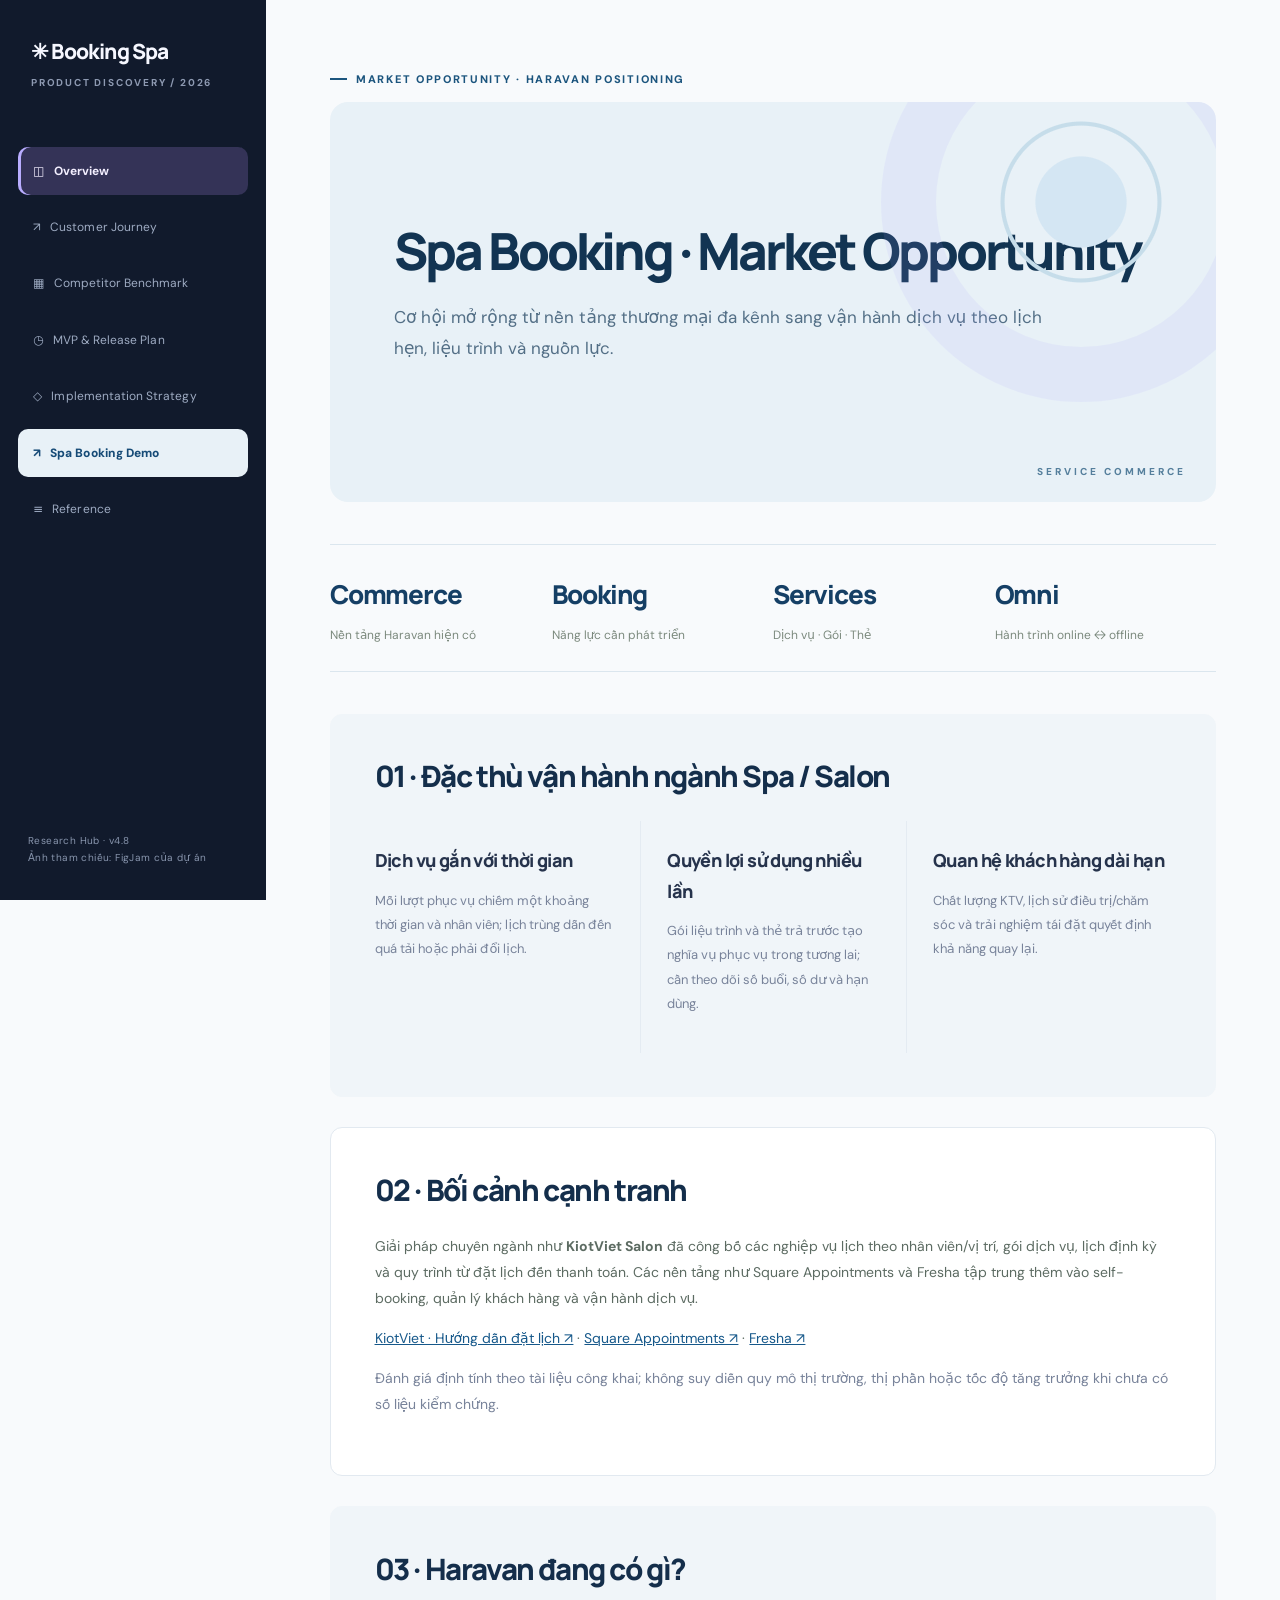
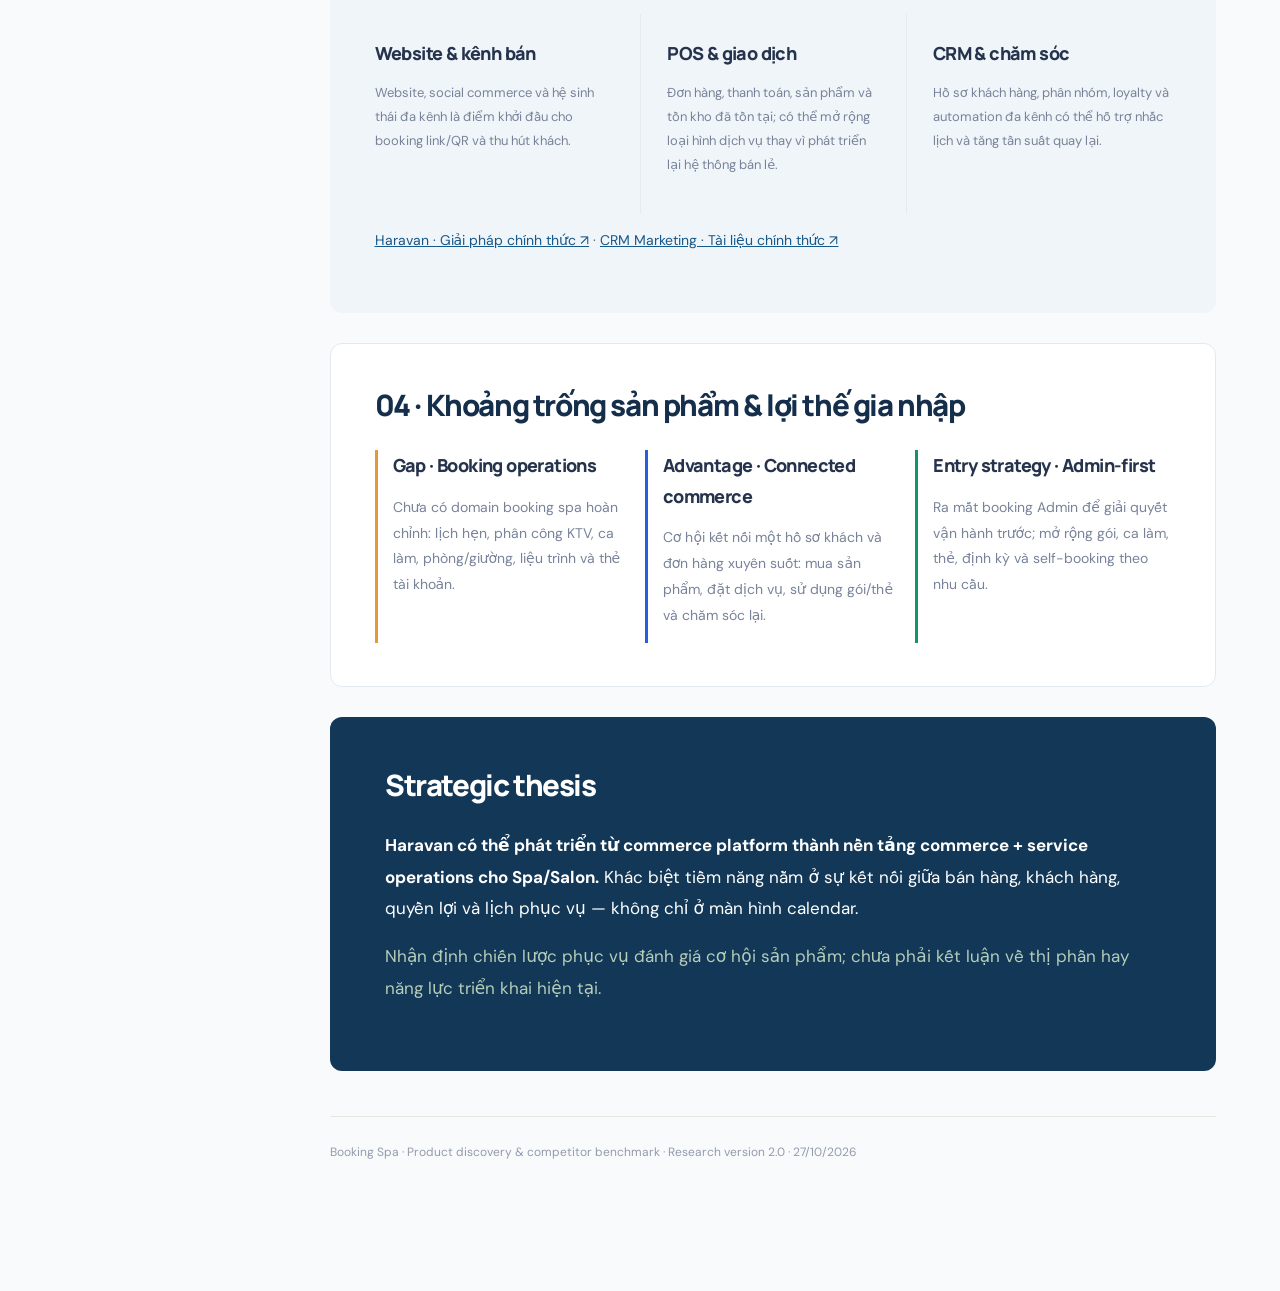
<file: index.html>
<!doctype html><html lang="vi"><head><meta charset="utf-8"><meta name="viewport" content="width=device-width,initial-scale=1"><title>Booking Spa — Product Research</title><link rel="stylesheet" href="assets/css/research.css"></head><body><div class="shell"><aside class="side"><div class="logo">✳ Booking Spa</div><div class="sub">PRODUCT DISCOVERY / 2026</div><button class="nav active" data-tab="overview">◫ &nbsp; Overview</button><button class="nav" data-tab="journey">↗ &nbsp; Customer Journey</button><button class="nav" data-tab="benchmark">▦ &nbsp; Competitor Benchmark</button><button class="nav" data-tab="roadmap">◷ &nbsp; MVP & Release Plan</button><button class="nav" data-tab="implementation">◇ &nbsp; Implementation Strategy</button><a class="nav" href="demo.html?v=1.0" style="display:block;text-decoration:none;background:#e8f1f7;color:#164b77;font-weight:800">↗ &nbsp; Spa Booking Demo</a><button class="nav" data-tab="sources">≡ &nbsp; Reference</button><div class="sidefoot">Research Hub · v4.8<br>Ảnh tham chiếu: FigJam của dự án</div></aside><main class="main">
<section class="section active" id="overview"><div class="eyebrow">Market opportunity · Haravan positioning</div><div class="top"><div><h1>Spa Booking · Market Opportunity</h1><p class="intro">Cơ hội mở rộng từ nền tảng thương mại đa kênh sang vận hành dịch vụ theo lịch hẹn, liệu trình và nguồn lực.</p></div><span class="badge">PRODUCT STRATEGY · 2026</span></div><div class="stats"><div class="stat"><strong>Commerce</strong><small>Nền tảng Haravan hiện có</small></div><div class="stat"><strong>Booking</strong><small>Năng lực cần phát triển</small></div><div class="stat"><strong>Services</strong><small>Dịch vụ · Gói · Thẻ</small></div><div class="stat"><strong>Omni</strong><small>Hành trình online ↔ offline</small></div></div><div class="panel"><h2>01 · Đặc thù vận hành ngành Spa / Salon</h2><div class="cards"><div><h3>Dịch vụ gắn với thời gian</h3><p class="muted">Mỗi lượt phục vụ chiếm một khoảng thời gian và nhân viên; lịch trùng dẫn đến quá tải hoặc phải đổi lịch.</p></div><div><h3>Quyền lợi sử dụng nhiều lần</h3><p class="muted">Gói liệu trình và thẻ trả trước tạo nghĩa vụ phục vụ trong tương lai; cần theo dõi số buổi, số dư và hạn dùng.</p></div><div><h3>Quan hệ khách hàng dài hạn</h3><p class="muted">Chất lượng KTV, lịch sử điều trị/chăm sóc và trải nghiệm tái đặt quyết định khả năng quay lại.</p></div></div></div><div class="panel"><h2>02 · Bối cảnh cạnh tranh</h2><p>Giải pháp chuyên ngành như <b>KiotViet Salon</b> đã công bố các nghiệp vụ lịch theo nhân viên/vị trí, gói dịch vụ, lịch định kỳ và quy trình từ đặt lịch đến thanh toán. Các nền tảng như Square Appointments và Fresha tập trung thêm vào self-booking, quản lý khách hàng và vận hành dịch vụ.</p><p><a target="_blank" rel="noopener" href="https://www.kiotviet.vn/huong-dan-su-dung-kiotviet/salon-dat-lich-hen/dat-lich-hen-new/">KiotViet · Hướng dẫn đặt lịch ↗</a> · <a target="_blank" rel="noopener" href="https://squareup.com/us/en/appointments">Square Appointments ↗</a> · <a target="_blank" rel="noopener" href="https://www.fresha.com/for-business/features">Fresha ↗</a></p><p class="muted">Đánh giá định tính theo tài liệu công khai; không suy diễn quy mô thị trường, thị phần hoặc tốc độ tăng trưởng khi chưa có số liệu kiểm chứng.</p></div><div class="panel"><h2>03 · Haravan đang có gì?</h2><div class="cards"><div><h3>Website & kênh bán</h3><p class="muted">Website, social commerce và hệ sinh thái đa kênh là điểm khởi đầu cho booking link/QR và thu hút khách.</p></div><div><h3>POS & giao dịch</h3><p class="muted">Đơn hàng, thanh toán, sản phẩm và tồn kho đã tồn tại; có thể mở rộng loại hình dịch vụ thay vì phát triển lại hệ thống bán lẻ.</p></div><div><h3>CRM & chăm sóc</h3><p class="muted">Hồ sơ khách hàng, phân nhóm, loyalty và automation đa kênh có thể hỗ trợ nhắc lịch và tăng tần suất quay lại.</p></div></div><p><a target="_blank" rel="noopener" href="https://www.haravan.com/">Haravan · Giải pháp chính thức ↗</a> · <a target="_blank" rel="noopener" href="https://help.haravan.com/docs/customers/intro-new-loyalty/bo-giai-phap-crm-marketing/">CRM Marketing · Tài liệu chính thức ↗</a></p></div><div class="panel"><h2>04 · Khoảng trống sản phẩm & lợi thế gia nhập</h2><div style="display:grid;grid-template-columns:repeat(auto-fit,minmax(240px,1fr));gap:14px"><div style="border-left:3px solid #e49b37;padding-left:15px"><h3>Gap · Booking operations</h3><p class="muted">Chưa có domain booking spa hoàn chỉnh: lịch hẹn, phân công KTV, ca làm, phòng/giường, liệu trình và thẻ tài khoản.</p></div><div style="border-left:3px solid #275de5;padding-left:15px"><h3>Advantage · Connected commerce</h3><p class="muted">Cơ hội kết nối một hồ sơ khách và đơn hàng xuyên suốt: mua sản phẩm, đặt dịch vụ, sử dụng gói/thẻ và chăm sóc lại.</p></div><div style="border-left:3px solid #13946d;padding-left:15px"><h3>Entry strategy · Admin-first</h3><p class="muted">Ra mắt booking Admin để giải quyết vận hành trước; mở rộng gói, ca làm, thẻ, định kỳ và self-booking theo nhu cầu.</p></div></div></div><div class="panel"><h2>Strategic thesis</h2><p><b>Haravan có thể phát triển từ commerce platform thành nền tảng commerce + service operations cho Spa/Salon.</b> Khác biệt tiềm năng nằm ở sự kết nối giữa bán hàng, khách hàng, quyền lợi và lịch phục vụ — không chỉ ở màn hình calendar.</p><p class="muted">Nhận định chiến lược phục vụ đánh giá cơ hội sản phẩm; chưa phải kết luận về thị phần hay năng lực triển khai hiện tại.</p></div></section>
<section class="section" id="journey"><div class="eyebrow">Cross-functional experience</div><h1>Service Booking · End-to-End Journey</h1><p class="intro">Hành trình xuyên suốt bốn vai trò: Khách hàng, Lễ tân, Hệ thống và KTV/Quản lý. Trình tự thể hiện trạng thái mục tiêu; các phase mở rộng khả năng tự phục vụ và điều phối.</p><div class="panel"><div class="top"><h2>Swimlane · Booking → Service → Return</h2><span class="badge">TARGET JOURNEY</span></div><div class="journey-scroll"><div class="journey-map"><div class="journey-head"><b>ROLE / STAGE</b><b>01 · Nhu cầu</b><b>02 · Tạo lịch</b><b>03 · Kiểm tra</b><b>04 · Xác nhận</b><b>05 · Phục vụ</b><b>06 · Thanh toán</b><b>07 · Tái đặt</b></div><div class="journey-row"><b>Khách hàng</b><span>Tìm dịch vụ, chọn thời gian/KTV</span><span>Gửi yêu cầu qua lễ tân hoặc web/QR</span><span>Nhận slot thay thế nếu bận</span><span>Nhận xác nhận lịch</span><span>Đến spa, check-in</span><span>Thanh toán hoặc dùng gói/thẻ</span><span>Xem quyền lợi, đặt buổi tiếp</span></div><div class="journey-row"><b>Lễ tân</b><span>Tư vấn dịch vụ, thời lượng</span><span>Tạo booking trên Admin</span><span>Chọn nhân viên, xem lịch trùng</span><span>Chốt giờ và gửi xác nhận</span><span>Tiếp nhận, đổi trạng thái</span><span>Tạo/đối soát đơn hàng</span><span>Hẹn buổi tiếp theo</span></div><div class="journey-row"><b>Hệ thống</b><span>Đọc catalog & khách hàng</span><span>Ghi booking, liên kết khách</span><span>P1: lịch đã đặt → P2: thêm ca → P4: thêm tài nguyên</span><span>Giữ trạng thái và chống trùng</span><span>Ghi nhận lịch sử phục vụ</span><span>Ghi thanh toán, trừ buổi/số dư</span><span>Kiểm tra lịch định kỳ, nhắc lịch</span></div><div class="journey-row"><b>KTV / Quản lý</b><span>Quản lý năng lực dịch vụ</span><span>Xem lịch theo nhân viên</span><span>Xác nhận khả năng tiếp nhận</span><span>Chuẩn bị phòng/giường</span><span>Thực hiện và xác nhận hoàn tất</span><span>Đối soát buổi đã làm</span><span>Theo dõi công suất, lịch tiếp</span></div></div></div><p class="muted" style="font-size:12px;margin-top:12px">Cuộn ngang để xem toàn bộ các giai đoạn. Booking qua lễ tân hoạt động từ P1; web/QR là năng lực mở rộng. Kiểm tra ca từ P2, thẻ và định kỳ từ P3, tài nguyên nâng cao từ P4.</p></div><div class="panel"><h2>Những nhánh nghiệp vụ quan trọng</h2><div class="cards"><div><h3>Khách mới / khách cũ</h3><p class="muted">Khách mới tạo hồ sơ khi đặt lịch; khách cũ liên kết lịch sử, gói và thẻ đã mua.</p></div><div><h3>Nhân viên bận / không có ca</h3><p class="muted">P1 kiểm tra booking đã có. P2 bổ sung kiểm tra ca. Khi không phù hợp, lễ tân chọn nhân viên hoặc giờ khác.</p></div><div><h3>Dịch vụ lẻ / gói / thẻ</h3><p class="muted">Dịch vụ lẻ thanh toán qua đơn hàng; gói khấu trừ số buổi; thẻ khấu trừ số dư theo chính sách.</p></div><div><h3>Đổi / hủy / no-show</h3><p class="muted">Đổi lịch phải kiểm tra lại xung đột. Hủy hoặc no-show xử lý quyền lợi theo chính sách được cấu hình.</p></div><div><h3>Lịch định kỳ</h3><p class="muted">Tạo chuỗi lịch và kiểm tra từng buổi; các buổi không hợp lệ cần điều chỉnh trước khi xác nhận.</p></div><div><h3>Giám sát vận hành</h3><p class="muted">Quản lý xem lịch theo booking, khách hàng, nhân viên; mở rộng theo phòng/giường và công suất khi có dữ liệu.</p></div></div></div><div class="panel"><h2>Core domain relationships</h2><p><b>Customer → Booking → Service Session → Staff / Resource</b></p><p><b>Order → Order Item → Service / Package / Account Card → Entitlement Ledger → Service Session</b></p><p class="muted">Booking status, payment status và entitlement consumption là ba trạng thái độc lập. Sự kiện khấu trừ quyền lợi phải có quy tắc rõ ràng và lịch sử đối soát.</p></div></section>
<section class="section" id="benchmark"><div class="eyebrow">Competitor intelligence</div><h1>Feature Benchmark</h1><p class="intro">Phân tích năng lực booking và vận hành dịch vụ của các nền tảng chuyên ngành. Mỗi tính năng gồm công dụng, thao tác, lợi ích, mối liên kết nghiệp vụ và nguồn xác minh.</p><div class="competitor-tabs" role="tablist" aria-label="Chọn đối thủ"><button class="competitor-tab active" id="tabKiot" role="tab" aria-selected="true" onclick="setCompetitor('kiot')"><b>KiotViet</b><small>Salon & Spa · Vietnam</small></button><button class="competitor-tab" id="tabSquare" role="tab" aria-selected="false" onclick="setCompetitor('square')"><b>Square Appointments</b><small>Service commerce · Global</small></button></div><div class="benchmark-context" id="benchmarkContext">Phân tích KiotViet Salon theo tài liệu hướng dẫn và ảnh tham chiếu từ FigJam.</div><div class="toolbar"><input id="search" placeholder="Tìm tính năng, nghiệp vụ..." oninput="render()"><select id="phase" onchange="render()"><option value="">Tất cả phase</option><option>P1</option><option>P2</option><option>P3</option><option>P4</option><option>Existing</option></select><select id="proof" onchange="render()"><option value="">Tất cả nguồn xác minh</option><option>Đã xác minh</option><option>Ảnh FigJam</option><option>Tài liệu Square</option></select></div><div class="cards" id="cards"></div><p class="muted" id="benchmarkFootnote" style="font-size:12px;margin-top:20px">Ảnh KiotViet được sử dụng làm tư liệu tham chiếu. Tính năng có thể thay đổi theo phiên bản sản phẩm.</p></section>
<section class="section" id="roadmap"><div class="eyebrow">Spa Booking · Product release strategy</div><h1>Journey & MVP Release Plan</h1><p class="intro">Lộ trình triển khai theo từng nhóm năng lực. Mỗi phase có phạm vi nghiệp vụ rõ ràng, mức ưu tiên và kịch bản sử dụng hoàn chỉnh cho spa.</p><div class="panel" style="margin:18px 0 25px"><div class="eyebrow">01 · End-to-end journey</div><h2>Journey vận hành chính</h2><p class="muted">Luồng xuyên suốt từ thiết lập dịch vụ đến hoàn tất lượt phục vụ và quay lại. Các phase mở rộng năng lực trên cùng một hành trình, không tạo quy trình rời rạc.</p><div style="display:grid;grid-template-columns:repeat(auto-fit,minmax(165px,1fr));gap:10px;margin-top:18px"><div style="background:#f5f7fb;border:1px solid #e4e9f2;border-radius:12px;padding:15px;min-height:142px"><span class="badge">01 · P1</span><h3 style="margin-top:12px">Thiết lập</h3><p style="font-size:12px;color:#657082">Dịch vụ · KTV · phòng/giường</p></div><div style="background:#f5f7fb;border:1px solid #e4e9f2;border-radius:12px;padding:15px;min-height:142px"><span class="badge">02 · P1</span><h3 style="margin-top:12px">Tiếp nhận nhu cầu</h3><p style="font-size:12px;color:#657082">Khách chọn dịch vụ và thời gian</p></div><div style="background:#f5f7fb;border:1px solid #e4e9f2;border-radius:12px;padding:15px;min-height:142px"><span class="badge">03 · P1–P4</span><h3 style="margin-top:12px">Kiểm tra khả dụng</h3><p style="font-size:12px;color:#657082">Booking hiện có → bổ sung ca làm → tài nguyên</p></div><div style="background:#f5f7fb;border:1px solid #e4e9f2;border-radius:12px;padding:15px;min-height:142px"><span class="badge">04 · P1</span><h3 style="margin-top:12px">Xác nhận lịch</h3><p style="font-size:12px;color:#657082">Tạo lịch · gán nhân viên · thông báo</p></div><div style="background:#f5f7fb;border:1px solid #e4e9f2;border-radius:12px;padding:15px;min-height:142px"><span class="badge">05 · P1</span><h3 style="margin-top:12px">Thực hiện dịch vụ</h3><p style="font-size:12px;color:#657082">Khách đến · check-in · hoàn tất</p></div><div style="background:#f5f7fb;border:1px solid #e4e9f2;border-radius:12px;padding:15px;min-height:142px"><span class="badge">06 · P1–P3</span><h3 style="margin-top:12px">Giao dịch &amp; quyền lợi</h3><p style="font-size:12px;color:#657082">Đơn hàng · gói buổi · thẻ tài khoản</p></div><div style="background:#f5f7fb;border:1px solid #e4e9f2;border-radius:12px;padding:15px;min-height:142px"><span class="badge">07 · P3–P4</span><h3 style="margin-top:12px">Quay lại sử dụng</h3><p style="font-size:12px;color:#657082">Lịch định kỳ · tự đặt lịch · chăm sóc</p></div></div><p style="margin-top:16px"><b>Nguyên tắc:</b> Booking được tạo trước hoặc sau giao dịch mua. Với dịch vụ lẻ, khách có thể thanh toán theo đơn hàng; với gói và thẻ, hệ thống ghi nhận quyền lợi đã mua và khấu trừ theo sự kiện sử dụng.</p></div><div class="eyebrow" style="margin-top:32px">02 · Feature prioritization</div><h2>Phân rã tính năng theo phase</h2><p class="muted">Tính năng được phân nhóm theo nghiệp vụ và mức độ ưu tiên Must have / Should have / Nice to have.</p><div class="panel" style="margin:22px 0"><div class="eyebrow">Phase 01</div><h2>Admin Booking</h2><p class="intro"><b>Giá trị sử dụng:</b> Spa tiếp nhận khách, tạo lịch, phân công nhân viên và hoàn tất lượt phục vụ ngay trên Admin.</p><div style="display:grid;grid-template-columns:repeat(auto-fit,minmax(250px,1fr));gap:12px;margin-top:18px"><div style="border:1px solid #e5e7eb;border-radius:11px;padding:17px;background:#fff"><span class="tag" style="background:#e7f5ed;color:#18794e">Must have</span><h3 style="margin-top:12px">Thiết lập nghiệp vụ</h3><ul style="padding-left:18px;color:#4b5563"><li style="margin:8px 0">Tạo loại hàng hóa Dịch vụ; giá bán, thời lượng</li><li style="margin:8px 0">Khai báo phòng, giường dưới dạng danh mục tài nguyên</li><li style="margin:8px 0">Thiết lập nhân viên có thể nhận lịch</li></ul></div><div style="border:1px solid #e5e7eb;border-radius:11px;padding:17px;background:#fff"><span class="tag" style="background:#e7f5ed;color:#18794e">Must have</span><h3 style="margin-top:12px">Đặt lịch &amp; kiểm tra trùng</h3><ul style="padding-left:18px;color:#4b5563"><li style="margin:8px 0">Lễ tân tạo, đổi, hủy lịch; chọn khách, dịch vụ, thời gian, nhân viên</li><li style="margin:8px 0">Kiểm tra trùng giờ dựa trên các booking hiện có của nhân viên</li><li style="margin:8px 0">Cho phép nhân viên nhận lịch mà chưa cần khai báo ca làm việc</li></ul></div><div style="border:1px solid #e5e7eb;border-radius:11px;padding:17px;background:#fff"><span class="tag" style="background:#e7f5ed;color:#18794e">Must have</span><h3 style="margin-top:12px">Theo dõi &amp; thực hiện</h3><ul style="padding-left:18px;color:#4b5563"><li style="margin:8px 0">Xem lịch theo booking, theo khách hàng, theo nhân viên</li><li style="margin:8px 0">Trạng thái lịch: đã đặt, khách đến, đang thực hiện, hoàn tất, hủy</li><li style="margin:8px 0">Liên kết lịch với bán dịch vụ lẻ và thanh toán qua luồng đơn hàng hiện có</li></ul></div><div style="border:1px solid #e5e7eb;border-radius:11px;padding:17px;background:#fff"><span class="tag" style="background:#eaf0ff;color:#275de5">Should have</span><h3 style="margin-top:12px">Hỗ trợ vận hành</h3><ul style="padding-left:18px;color:#4b5563"><li style="margin:8px 0">Ghi chú booking và lịch sử thay đổi</li><li style="margin:8px 0">Cảnh báo trùng giờ rõ ràng khi đổi nhân viên hoặc thời gian</li></ul></div></div><div style="margin-top:16px;background:#f1f6ff;border-radius:9px;padding:13px 15px;color:#27457a"><b>Tiêu chí nghiệm thu:</b> Lễ tân tiếp nhận một khách, tạo lịch, gán nhân viên, kiểm tra trùng, phục vụ và ghi nhận thanh toán; ba góc nhìn lịch hiển thị nhất quán.</div></div><div class="panel" style="margin:22px 0"><div class="eyebrow">Phase 02</div><h2>Gói dịch vụ, lịch làm việc &amp; hoa hồng</h2><p class="intro"><b>Giá trị sử dụng:</b> Spa bán gói liệu trình, đặt lịch theo ca làm việc và tính hoa hồng nhân viên từ dịch vụ đã hoàn tất.</p><div style="display:grid;grid-template-columns:repeat(auto-fit,minmax(250px,1fr));gap:12px;margin-top:18px"><div style="border:1px solid #e5e7eb;border-radius:11px;padding:17px;background:#fff"><span class="tag" style="background:#e7f5ed;color:#18794e">Must have</span><h3 style="margin-top:12px">Gói dịch vụ</h3><ul style="padding-left:18px;color:#4b5563"><li style="margin:8px 0">Tạo loại hàng hóa Gói dịch vụ; giá, số buổi, dịch vụ áp dụng, hạn sử dụng</li><li style="margin:8px 0">Bán gói qua đơn hàng và gắn quyền lợi với khách hàng</li></ul></div><div style="border:1px solid #e5e7eb;border-radius:11px;padding:17px;background:#fff"><span class="tag" style="background:#e7f5ed;color:#18794e">Must have</span><h3 style="margin-top:12px">Quyền lợi đã mua</h3><ul style="padding-left:18px;color:#4b5563"><li style="margin:8px 0">Theo dõi số buổi còn lại, đã sử dụng, hạn dùng</li><li style="margin:8px 0">Khấu trừ buổi khi hoàn tất; hỗ trợ hoàn tác có lịch sử</li></ul></div><div style="border:1px solid #e5e7eb;border-radius:11px;padding:17px;background:#fff"><span class="tag" style="background:#e7f5ed;color:#18794e">Must have</span><h3 style="margin-top:12px">Ca làm việc &amp; lịch trống</h3><ul style="padding-left:18px;color:#4b5563"><li style="margin:8px 0">Cấu hình ca làm việc cho từng nhân viên</li><li style="margin:8px 0">Tính khả dụng dựa trên ca làm việc và các booking đã đặt</li><li style="margin:8px 0">Cảnh báo ngoài ca, trùng giờ hoặc không đủ thời lượng</li></ul></div><div style="border:1px solid #dce6ef;border-radius:11px;padding:17px;background:#fff"><span class="tag" style="background:#e7f5ed;color:#18794e">Must have</span><h3 style="margin-top:12px">KPI &amp; hoa hồng nhân viên</h3><ul style="padding-left:18px;color:#4b5563"><li style="margin:8px 0">Cấu hình hoa hồng theo dịch vụ: tỷ lệ % hoặc số tiền cố định; xác định người tư vấn/KTV hưởng</li><li style="margin:8px 0">Tính hoa hồng khi dịch vụ hoàn tất theo điều kiện thanh toán; không ghi nhận trùng khi sử dụng buổi trong gói</li><li style="margin:8px 0">Báo cáo số buổi, doanh số, hoa hồng theo nhân viên và kỳ; truy vết giao dịch và điều chỉnh</li></ul></div><div style="border:1px solid #e5e7eb;border-radius:11px;padding:17px;background:#fff"><span class="tag" style="background:#eaf0ff;color:#275de5">Should have</span><h3 style="margin-top:12px">Tối ưu thao tác</h3><ul style="padding-left:18px;color:#4b5563"><li style="margin:8px 0">Gợi ý slot khác khi nhân viên bận</li><li style="margin:8px 0">Lọc lịch theo ca và nhân viên</li></ul></div></div><div style="margin-top:16px;background:#f1f6ff;border-radius:9px;padding:13px 15px;color:#27457a"><b>Tiêu chí nghiệm thu:</b> Spa bán gói, đặt lịch sử dụng buổi thuộc gói, kiểm tra ca và booking, hoàn tất buổi, cập nhật số buổi còn lại và tính/đối soát hoa hồng cơ bản theo nhân viên chính xác.</div></div><div class="panel" style="margin:22px 0"><div class="eyebrow">Phase 03</div><h2>Thẻ tài khoản &amp; lịch định kỳ</h2><p class="intro"><b>Giá trị sử dụng:</b> Spa quản lý khoản trả trước và sắp xếp chuỗi lịch sử dụng dịch vụ.</p><div style="display:grid;grid-template-columns:repeat(auto-fit,minmax(250px,1fr));gap:12px;margin-top:18px"><div style="border:1px solid #e5e7eb;border-radius:11px;padding:17px;background:#fff"><span class="tag" style="background:#e7f5ed;color:#18794e">Must have</span><h3 style="margin-top:12px">Thẻ tài khoản</h3><ul style="padding-left:18px;color:#4b5563"><li style="margin:8px 0">Tạo loại hàng hóa Thẻ tài khoản; mệnh giá, giá bán, hạn dùng, phạm vi áp dụng</li><li style="margin:8px 0">Bán thẻ, quản lý số dư và lịch sử giao dịch</li></ul></div><div style="border:1px solid #e5e7eb;border-radius:11px;padding:17px;background:#fff"><span class="tag" style="background:#e7f5ed;color:#18794e">Must have</span><h3 style="margin-top:12px">Thanh toán bằng thẻ</h3><ul style="padding-left:18px;color:#4b5563"><li style="margin:8px 0">Áp dụng số dư thẻ cho dịch vụ đủ điều kiện</li><li style="margin:8px 0">Khấu trừ, hoàn tác và đối soát số dư</li></ul></div><div style="border:1px solid #e5e7eb;border-radius:11px;padding:17px;background:#fff"><span class="tag" style="background:#e7f5ed;color:#18794e">Must have</span><h3 style="margin-top:12px">Booking định kỳ</h3><ul style="padding-left:18px;color:#4b5563"><li style="margin:8px 0">Tạo lịch lặp theo ngày/tuần/tháng</li><li style="margin:8px 0">Kiểm tra ca làm và lịch đã đặt cho từng buổi</li><li style="margin:8px 0">Hiển thị các buổi bị xung đột để điều chỉnh trước khi xác nhận</li></ul></div><div style="border:1px solid #e5e7eb;border-radius:11px;padding:17px;background:#fff"><span class="tag" style="background:#eaf0ff;color:#275de5">Should have</span><h3 style="margin-top:12px">Quản lý chuỗi</h3><ul style="padding-left:18px;color:#4b5563"><li style="margin:8px 0">Sửa riêng một buổi hoặc các buổi tiếp theo</li><li style="margin:8px 0">Nhắc lịch theo chuỗi</li></ul></div></div><div style="margin-top:16px;background:#f1f6ff;border-radius:9px;padding:13px 15px;color:#27457a"><b>Tiêu chí nghiệm thu:</b> Spa bán thẻ, sử dụng thẻ để thanh toán và đối soát số dư; tạo chuỗi lịch không xác nhận nhầm các buổi bị trùng.</div></div><div class="panel" style="margin:22px 0"><div class="eyebrow">Phase 04</div><h2>Điều phối nâng cao &amp; trải nghiệm</h2><p class="intro"><b>Giá trị sử dụng:</b> Spa vận hành nhiều tài nguyên đồng thời và cá nhân hóa trải nghiệm khách hàng.</p><div style="display:grid;grid-template-columns:repeat(auto-fit,minmax(250px,1fr));gap:12px;margin-top:18px"><div style="border:1px solid #e5e7eb;border-radius:11px;padding:17px;background:#fff"><span class="tag" style="background:#f2f3f5;color:#64748b">Nice to have</span><h3 style="margin-top:12px">Cá nhân hóa nhân viên</h3><ul style="padding-left:18px;color:#4b5563"><li style="margin:8px 0">Chọn KTV yêu thích</li><li style="margin:8px 0">Gợi ý KTV thay thế, luân phiên hoặc phụ phí lựa chọn</li></ul></div><div style="border:1px solid #e5e7eb;border-radius:11px;padding:17px;background:#fff"><span class="tag" style="background:#f2f3f5;color:#64748b">Nice to have</span><h3 style="margin-top:12px">Điều phối tài nguyên</h3><ul style="padding-left:18px;color:#4b5563"><li style="margin:8px 0">Kiểm tra xung đột phòng, giường, thiết bị theo lịch</li><li style="margin:8px 0">Gán và thay đổi tài nguyên; cấu hình buffer giữa các buổi</li><li style="margin:8px 0">Gợi ý tài nguyên phù hợp theo dịch vụ</li></ul></div><div style="border:1px solid #e5e7eb;border-radius:11px;padding:17px;background:#fff"><span class="tag" style="background:#eaf0ff;color:#275de5">Should have</span><h3 style="margin-top:12px">Kênh tự đặt lịch</h3><ul style="padding-left:18px;color:#4b5563"><li style="margin:8px 0">Trang đặt lịch trên web/mobile qua booking link hoặc QR</li><li style="margin:8px 0">Khách tự chọn dịch vụ, slot, nhân viên; đồng bộ với Admin</li><li style="margin:8px 0">Xác nhận, đổi/hủy lịch theo chính sách</li></ul></div><div style="border:1px solid #e5e7eb;border-radius:11px;padding:17px;background:#fff"><span class="tag" style="background:#f2f3f5;color:#64748b">Nice to have</span><h3 style="margin-top:12px">Phân tích vận hành</h3><ul style="padding-left:18px;color:#4b5563"><li style="margin:8px 0">Báo cáo công suất KTV, phòng/giường và tỷ lệ hủy/no-show</li><li style="margin:8px 0">Gợi ý lịch thay thế theo nguồn lực còn trống</li></ul></div></div><div style="margin-top:16px;background:#f1f6ff;border-radius:9px;padding:13px 15px;color:#27457a"><b>Tiêu chí nghiệm thu:</b> Khách tự đặt lịch qua web/QR; spa điều phối được KTV và phòng/giường không trùng, xử lý thay đổi mà không ảnh hưởng lịch đã xác nhận.</div></div><div class="panel"><h2>Năng lực Haravan được kế thừa</h2><p>Hệ thống tiếp tục sử dụng quản lý sản phẩm, bán hàng, đơn hàng, tồn kho và kiểm kê hiện có. Phạm vi phát triển mới tập trung vào <b>Dịch vụ, Gói dịch vụ, Thẻ tài khoản, Booking và quản lý nguồn lực</b>, tích hợp với các luồng giao dịch sẵn có.</p></div></section>
<section class="section" id="implementation"><div class="eyebrow">Delivery blueprint · Haravan capabilities</div><h1>Reuse, Extend & Build New</h1><p class="intro">Mỗi nghiệp vụ được tách thành ba phần rõ ràng: <b>giữ nguyên những gì Haravan đã có</b>, <b>mở rộng phần hiện hữu</b> và <b>xây mới phần chưa có</b>.</p><div class="impl-quick-summary"><div><span>REUSE</span><h2>Giữ nguyên</h2><p>SKU · đơn vị tính · tồn kho · khách hàng · đơn hàng · POS · thanh toán · chi nhánh</p></div><div><span>EXTEND</span><h2>Mở rộng</h2><p>Loại sản phẩm dịch vụ/gói/thẻ · KTV · liên kết order-booking · báo cáo KPI · CRM</p></div><div><span>BUILD NEW</span><h2>Xây mới</h2><p>Booking · ca làm · quyền lợi liệu trình · số dư thẻ · hoa hồng · lịch định kỳ · tài nguyên</p></div></div><div class="impl-section-title"><div><span>01 / FEATURE-LEVEL BREAKDOWN</span><h2>Reuse phần nào, Extend phần nào?</h2></div><p>Đọc theo hàng để thấy phạm vi triển khai thực tế của từng tính năng.</p></div><div class="impl-matrix-wrap"><table class="impl-matrix"><thead><tr><th>Nhóm nghiệp vụ</th><th><span class="impl-col-label reuse">REUSE</span><small>Dùng lại, không sửa core</small></th><th><span class="impl-col-label extend">EXTEND</span><small>Bổ sung vào năng lực hiện có</small></th><th><span class="impl-col-label new">BUILD NEW</span><small>Module / logic mới</small></th></tr></thead><tbody><tr><td><span class="impl-phase-chip">P1</span><strong>Danh mục dịch vụ</strong></td><td>SKU, tên, giá, nhóm hàng, đơn vị tính</td><td>Thêm loại Dịch vụ, thời lượng, không quản lý tồn kho</td><td>—</td></tr><tr><td><span class="impl-phase-chip">P1</span><strong>Nhân viên / KTV</strong></td><td>Nhân viên, tài khoản, chi nhánh</td><td>Gắn vai trò KTV, dịch vụ có thể thực hiện</td><td>—</td></tr><tr><td><span class="impl-phase-chip">P1</span><strong>Booking</strong></td><td>Hồ sơ khách hàng, dữ liệu dịch vụ</td><td>Liên kết order với booking và KTV</td><td>Lịch hẹn, trạng thái, kiểm tra trùng, check-in/hoàn tất</td></tr><tr><td><span class="impl-phase-chip">P1</span><strong>Thanh toán dịch vụ</strong></td><td>Giỏ hàng, đơn hàng, POS, thanh toán</td><td>Gắn order item với lượt phục vụ</td><td>—</td></tr><tr><td><span class="impl-phase-chip">P2</span><strong>Gói liệu trình</strong></td><td>SKU, giá, order, khách hàng</td><td>Loại sản phẩm Gói, giá và điều kiện bán</td><td>Quyền lợi số buổi, hạn dùng, sổ sử dụng/hoàn buổi</td></tr><tr><td><span class="impl-phase-chip">P2</span><strong>Ca làm KTV</strong></td><td>Nhân viên, chi nhánh</td><td>Gắn ca làm vào hồ sơ KTV</td><td>Lịch ca, ngoại lệ, slot trống theo ca và booking</td></tr><tr><td><span class="impl-phase-chip">P2</span><strong>KPI & hoa hồng cơ bản</strong></td><td>Doanh số, order, nhân viên</td><td>Báo cáo KPI số buổi, doanh số theo KTV/tư vấn</td><td>Quy tắc hoa hồng theo dịch vụ; ghi nhận hoa hồng dự kiến</td></tr><tr><td><span class="impl-phase-chip">P3</span><strong>Thẻ tài khoản</strong></td><td>SKU, order, payment, customer</td><td>Loại sản phẩm Thẻ, điều kiện bán và sử dụng</td><td>Sổ số dư, khấu trừ, hoàn và đối soát</td></tr><tr><td><span class="impl-phase-chip">P3</span><strong>Booking định kỳ</strong></td><td>Booking và ca làm P1–P2</td><td>—</td><td>Tạo chuỗi, kiểm tra từng lịch, sửa một lần/cả chuỗi</td></tr><tr><td><span class="impl-phase-chip">P3</span><strong>Hoa hồng nâng cao</strong></td><td>Order, payment, dữ liệu KPI P2</td><td>Báo cáo thực thu, hoàn/hủy, xuất đối soát</td><td>Chia nhiều nhân viên, điều chỉnh/khóa kỳ hoa hồng</td></tr><tr><td><span class="impl-phase-chip">P4</span><strong>Phòng / giường</strong></td><td>Chi nhánh, danh mục tài nguyên nếu có</td><td>Gắn loại dịch vụ với yêu cầu tài nguyên</td><td>Lịch chiếm dụng, chống trùng, buffer</td></tr><tr><td><span class="impl-phase-chip">P4</span><strong>Khách tự đặt lịch</strong></td><td>Website, hồ sơ khách, CRM</td><td>Tích hợp form booking vào website và thông báo</td><td>Luồng chọn slot/KTV, xác nhận, đổi/hủy tự phục vụ</td></tr><tr><td><span class="impl-phase-chip">P4</span><strong>Báo cáo vận hành</strong></td><td>Báo cáo doanh thu, nhân viên</td><td>Bổ sung KPI công suất, no-show, hiệu suất KTV</td><td>—</td></tr></tbody></table></div><div class="impl-note"><b>Nguyên tắc thiết kế</b><p>Booking quản lý thời gian và nguồn lực; Order quản lý giao dịch; Entitlement quản lý quyền lợi đã mua; Commission quản lý thành tích và khoản phải trả nhân viên. Các domain liên kết nhưng không dùng chung trạng thái.</p></div><div class="impl-section-title"><div><span>02 / DELIVERY PRIORITY</span><h2>Phạm vi theo từng MVP</h2></div></div><div class="impl-phase-snapshot"><div><span>P1</span><strong>Admin Booking</strong><p>Catalog dịch vụ + KTV + lịch hẹn + bán/thu tiền</p></div><div><span>P2</span><strong>Packages, Shifts & KPI</strong><p>Gói liệu trình + ca KTV + KPI và hoa hồng cơ bản</p></div><div><span>P3</span><strong>Prepaid & Recurring</strong><p>Thẻ tài khoản + lịch định kỳ + hoa hồng nâng cao</p></div><div><span>P4</span><strong>Advanced Operations</strong><p>Phòng/giường + self-booking + báo cáo hiệu suất</p></div></div><details class="impl-assumption"><summary>Những điểm cần xác minh với Engineering <span>⌄</span></summary><p>Khả năng mở rộng loại sản phẩm không quản lý tồn kho; mapping nhân viên–KTV; API order/POS; liên kết booking–order–session; tính nguyên tử khi trừ quyền lợi; cách hạch toán hoa hồng khi bán gói/thẻ trả trước; chống double-booking và quyền truy cập theo chi nhánh.</p></details></section>
<section class="section" id="sources"><div class="eyebrow">Evidence & research</div><h1>Reference & Evidence</h1><div class="panel"><h3>KiotViet · Hướng dẫn đặt lịch hẹn</h3><p><a class="source" target="_blank" rel="noopener" href="https://www.kiotviet.vn/huong-dan-su-dung-kiotviet/salon-dat-lich-hen/dat-lich-hen-new/#ii-cac-thao-tac-co-ban">Hướng dẫn đặt lịch hẹn (KiotViet) ↗</a></p><p class="muted">Nguồn hướng dẫn công khai, dùng để đối chiếu thao tác booking.</p></div><div class="panel"><h3>FigJam · Spa Booking</h3><p><a class="source" target="_blank" rel="noopener" href="https://www.figma.com/board/gYByKBxfCl58G45jhNSGt4/Spa-Booking?node-id=52-629">Journey & product discovery ↗</a></p><p><a class="source" target="_blank" rel="noopener" href="https://www.figma.com/board/gYByKBxfCl58G45jhNSGt4/Spa-Booking?node-id=28-8">KiotViet screenshot collection ↗</a></p><p class="muted">Sáu ảnh chụp minh họa được trích từ bộ tư liệu nghiên cứu KiotViet trên FigJam. Các màn hình có thể thuộc những phiên bản khác nhau.</p></div><div class="panel"><h3>Benchmark mở rộng</h3><p><a target="_blank" rel="noopener" href="https://squareup.com/us/en/appointments">Square Appointments ↗</a> · <a target="_blank" rel="noopener" href="https://www.fresha.com/for-business/features">Fresha for Business ↗</a></p><p class="muted">Đối thủ tham khảo để phát triển hướng đi; không mặc định các tính năng của họ là tính năng KiotViet.</p></div><div class="notice">Ảnh chụp thuộc giao diện KiotViet, dùng trong nội bộ nghiên cứu/benchmark. Nội dung và phân loại cần tiếp tục kiểm chứng trước khi sử dụng như tài liệu công bố đối ngoại.</div></section><div class="footer">Booking Spa · Product discovery & competitor benchmark · Research version 2.0 · 27/10/2026</div></main></div>
<script src="src/research/data/screenshots.js"></script><script src="src/research/data/benchmarks.js"></script><script src="src/research/app.js"></script><div id="featureModal" class="modal-overlay" role="dialog" aria-modal="true" aria-labelledby="modalTitle" aria-hidden="true" onclick="if(event.target===this)closeModal()"><div class="modal-panel"><div class="modal-header"><div><div class="crumb"><button onclick="closeModal()">Competitor Benchmark</button> / Feature details</div><span id="modalEvidence" class="tag"></span><h2 id="modalTitle" style="margin:9px 0 0"></h2></div><button class="modal-close" onclick="closeModal()" aria-label="Đóng">✕ Đóng</button></div><div class="modal-content"><div><img id="modalImage" alt=""><div id="modalVisual" class="square-preview" style="display:none"></div><p class="muted" style="font-size:12px"><span id="modalVisualNote">Ảnh tham chiếu từ bộ screenshot KiotViet trên FigJam.</span></p><a id="modalSource" class="btn-source" target="_blank" rel="noopener">Xem hướng dẫn trên KiotViet ↗</a></div><div><h3>Chức năng & phạm vi</h3><p id="modalSummary"></p><h3>Các thao tác chính</h3><ul id="modalOperations"></ul><h3>Lợi ích vận hành</h3><p id="modalBenefit"></p><h3>Liên kết với nghiệp vụ khác</h3><p id="modalRelation"></p></div></div></div></div></body></html>
</file>
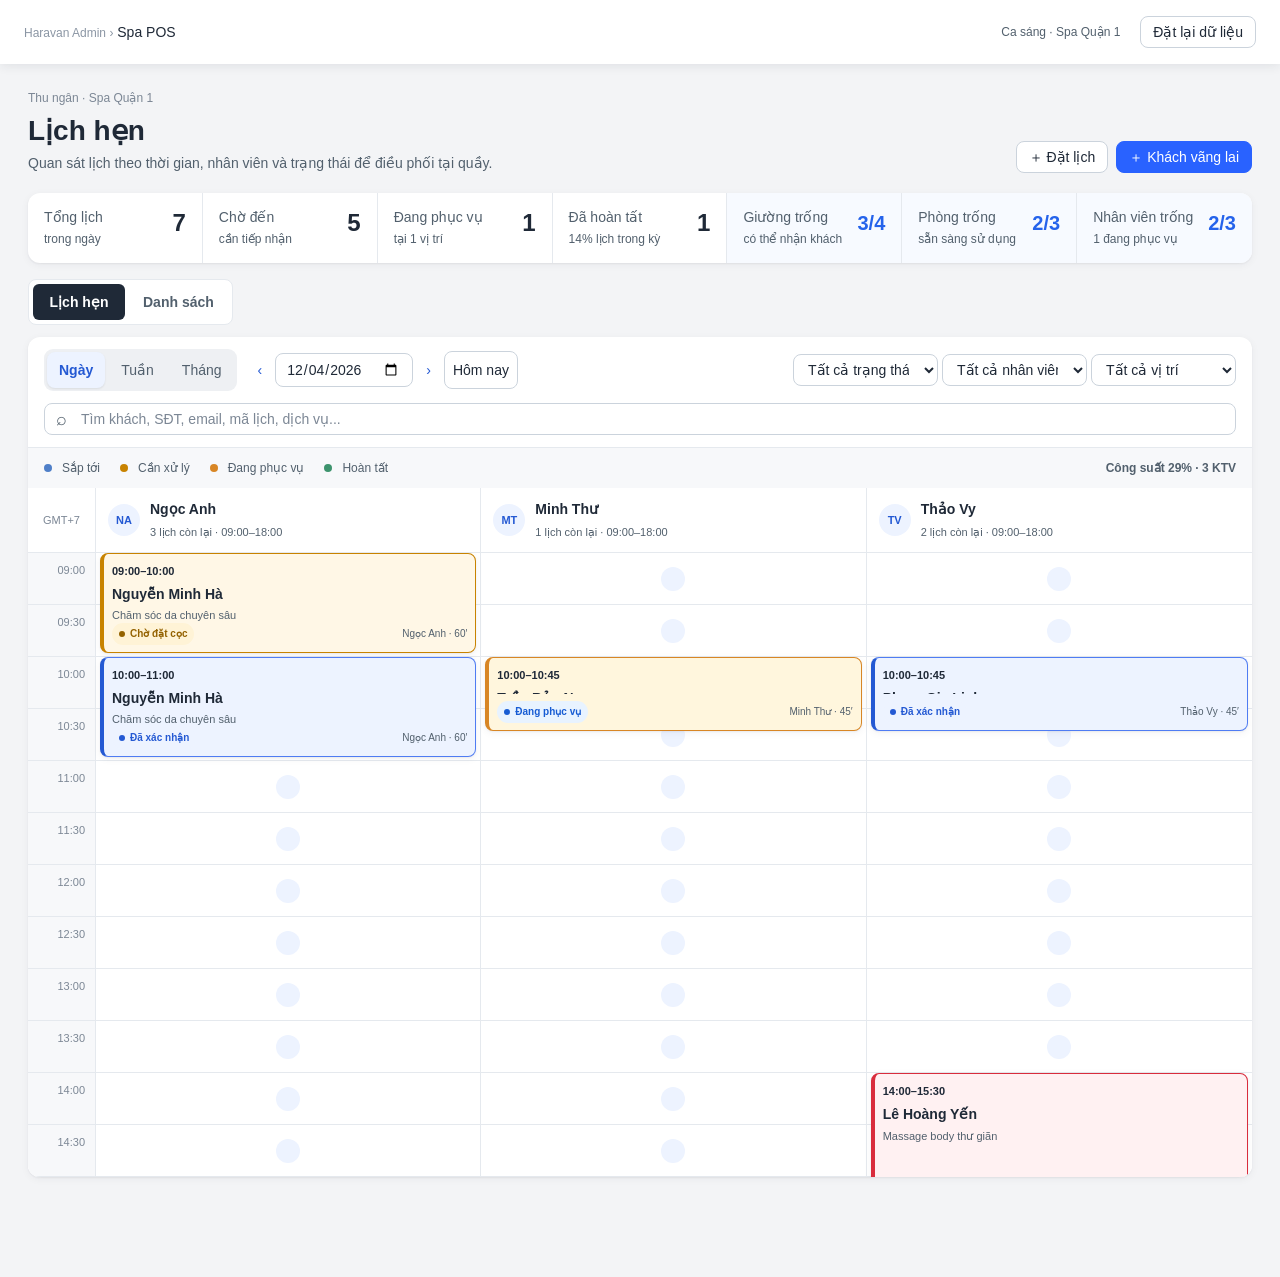
<file: demo.html>
<!doctype html><html lang="vi"><head><meta charset="utf-8"><meta name="viewport" content="width=device-width,initial-scale=1"><title>Haravan · Spa Booking Demo</title><link rel="stylesheet" href="assets/css/demo-base.css?v=20261103-13"><link rel="stylesheet" href="assets/css/demo-haravan.css?v=20261103-13"></head><body>
<aside><div class="brand">▣ spa booking AA <span class="live-dot">●</span></div><div class="side-search">⌕ &nbsp; Tìm kiếm <span>⌘ K</span></div><div class="navlabel">TẠI QUẦY</div><button class="nav active" data-page="pos">▦ &nbsp; Thu ngân &amp; lịch hẹn</button><div class="navlabel">QUẢN LÝ</div><button class="nav" data-page="dashboard">⌂ &nbsp; Tổng quan vận hành</button><button class="nav" data-page="bookings">☷ &nbsp; Danh sách lịch hẹn</button><button class="nav" data-page="catalogHub">◇ &nbsp; Hàng hóa</button><button class="nav" data-page="customers">♧ &nbsp; Khách hàng</button><button class="nav" data-page="promotions">⌁ &nbsp; Khuyến mãi</button><div class="navlabel">BÁO CÁO</div><button class="nav" data-page="staff">♙ &nbsp; Nhân viên &amp; hoa hồng</button><button class="nav" data-page="reports">↗ &nbsp; Báo cáo</button><div class="sidefoot">POS booking prototype · Wheel DS<br>Dữ liệu mô phỏng tại trình duyệt</div></aside>

<main><div class="topbar"><strong><span style="color:#8b96a4">Haravan Admin ›</span> Spa POS</strong><div><span>Ca sáng · Spa Quận 1</span> &nbsp; <button class="btn secondary" onclick="resetDemo()">Đặt lại dữ liệu</button></div></div><div class="content">

<section class="page active pos-page" id="pos"><div class="pos-titlebar"><div><div class="eyebrow">Thu ngân · Spa Quận 1</div><h1>Lịch hẹn</h1><p>Quan sát lịch theo thời gian, nhân viên và trạng thái để điều phối tại quầy.</p></div><div class="pos-title-actions"><button class="btn secondary" onclick="openBooking()">＋ Đặt lịch</button><button class="btn" onclick="openWalkIn()">＋ Khách vãng lai</button></div></div><div class="pos-summary" id="posSummary"></div><div class="schedule-switch" aria-label="Kiểu hiển thị"><button class="active" data-pos-view="calendar" onclick="setPosView('calendar')">Lịch hẹn</button><button data-pos-view="list" onclick="setPosView('list')">Danh sách</button></div><div class="pos-workspace"><div class="pos-schedule panel"><div class="pos-toolbar"><div class="view-tabs" aria-label="Khoảng thời gian"><button class="active" data-pos-mode="day" onclick="setPosMode('day')">Ngày</button><button data-pos-mode="week" onclick="setPosMode('week')">Tuần</button><button data-pos-mode="month" onclick="setPosMode('month')">Tháng</button></div><div class="pos-date-nav" id="posDateNav"><button class="btn ghost" onclick="movePosDate(-1)">‹</button><input class="field" type="date" id="posDate" onchange="renderPOS()"><button class="btn ghost" onclick="movePosDate(1)">›</button><button class="btn secondary" onclick="goPosToday()">Hôm nay</button></div><div class="pos-search"><span>⌕</span><input class="field" id="posSearch" placeholder="Tìm khách, SĐT, email, mã lịch, dịch vụ..." oninput="renderPOS()"></div><div class="pos-filters"><select class="field" id="posStatusFilter" onchange="renderPOS()"><option value="">Tất cả trạng thái</option><option value="pending_deposit">Chờ đặt cọc</option><option value="confirmed">Đã xác nhận</option><option value="late">Khách đến trễ</option><option value="arrived">Đã đến</option><option value="in_service">Đang phục vụ</option><option value="completed">Hoàn tất</option><option value="no_show">Không đến</option></select><select class="field" id="posStaffFilter" onchange="renderPOS()"><option value="">Tất cả nhân viên</option></select><select class="field" id="posLocationFilter" onchange="renderPOS()"><option value="">Tất cả vị trí</option><option value="q1">Spa Quận 1</option><option value="q3">Spa Quận 3</option></select></div></div><div class="pos-legend"><span><i class="dot booked"></i> Sắp tới</span><span><i class="dot warning"></i> Cần xử lý</span><span><i class="dot serving"></i> Đang phục vụ</span><span><i class="dot finished"></i> Hoàn tất</span><span class="pos-capacity" id="posCapacity"></span></div><div class="pos-timeline" id="posTimeline"></div></div><aside class="pos-detail" id="posDetail"></aside></div></section>

<section class="page active" id="dashboard"><div class="eyebrow">Trung tâm vận hành</div><div class="heading"><div><h1>Hôm nay tại Spa Quận 1</h1><p>Theo dõi lịch hẹn, khách đang chờ và năng lực phục vụ theo thời gian thực.</p></div><button class="btn" onclick="openBooking()">＋ Tạo lịch hẹn</button></div><div class="booking-metrics dashboard-metrics"><div><small>Tổng lịch hôm nay</small><strong id="todayTotal">—</strong><span class="metric-note">Tất cả khung giờ</span></div><div><small>Chờ check-in</small><strong id="todayWaiting">—</strong><span class="metric-note">Cần lễ tân xử lý</span></div><div><small>Đang phục vụ</small><strong id="todayServing">—</strong><span class="metric-note">Theo KTV đang bận</span></div><div><small>Công suất dự kiến</small><strong id="todayCapacity">—</strong><span class="metric-note">Dựa trên phút đã đặt</span></div></div><div class="dashboard-grid"><div class="panel booking-today"><div class="calendar-head"><div><h3 class="subhead">Lịch vận hành</h3><span class="muted">Ưu tiên theo thời gian và trạng thái</span></div><input class="field" type="date" id="dashDate" onchange="render()"></div><div id="todayList"></div></div><div class="panel queue-panel"><div class="calendar-head"><div><h3 class="subhead">Hàng đợi &amp; khách vãng lai</h3><span class="muted">Xếp xen kẽ theo mức ưu tiên</span></div><span class="pill progress">2 đang chờ</span></div><div class="queue-item"><b>1</b><div><strong>Vũ Thu Trang</strong><span>Đã đặt · 10:30 · Trễ 8 phút</span></div><span class="pill progress">Ưu tiên</span></div><div class="queue-item"><b>2</b><div><strong>Khách vãng lai</strong><span>Gội dưỡng sinh · chờ 12 phút</span></div><span class="pill">Ước tính 15′</span></div><button class="btn secondary queue-action">＋ Thêm khách vãng lai</button><div class="capacity-note"><strong>Gợi ý điều phối</strong><p>Ngọc Anh trống từ 11:15; có thể nhận khách vãng lai mà không ảnh hưởng lịch đã đặt.</p></div></div></div><div id="stats" hidden></div></section>


<section class="page" id="bookings"><div class="eyebrow">Đơn hàng dịch vụ · Booking operations</div><div class="heading"><div><h1>Quản lý đơn hàng đã đặt</h1><p>Mỗi đơn trong MVP tương ứng một lịch dịch vụ; theo dõi xác nhận, check-in, hoàn tất hoặc hủy.</p></div><button class="btn" onclick="go('dashboard');openBooking()">+ Tạo đơn đặt lịch</button></div>
<div class="booking-metrics"><div><small>Lịch hẹn</small><strong id="bookingsTotal">—</strong></div><div><small>Đã xác nhận</small><strong id="bookingsConfirmed">—</strong></div><div><small>Đang phục vụ</small><strong id="bookingsInProgress">—</strong></div><div><small>Hoàn tất</small><strong id="bookingsCompleted">—</strong></div></div><div class="panel listing-panel"><div class="listing-tabs"><button class="active" data-status="" onclick="selectBookingTab(this)">Tất cả lịch hẹn</button><button data-status="confirmed" onclick="selectBookingTab(this)">Đã xác nhận</button><button data-status="checkedin" onclick="selectBookingTab(this)">Đang phục vụ</button><button data-status="completed" onclick="selectBookingTab(this)">Hoàn tất</button></div><div class="toolbar"><input class="field" id="filterDate" type="date" onchange="render()"><select class="field" id="filterStatus" onchange="render()"><option value="">Tất cả trạng thái</option><option value="confirmed">Đã xác nhận</option><option value="checkedin">Đang phục vụ</option><option value="completed">Hoàn tất</option><option value="cancelled">Đã hủy</option></select><input class="field" id="filterText" placeholder="Tìm khách / mã lịch..." oninput="render()"><button class="btn secondary" onclick="clearFilters()">Xóa lọc</button></div><div class="tablewrap"><table class="table"><thead><tr><th>Mã lịch</th><th>Khách hàng</th><th>Dịch vụ</th><th>Thời gian</th><th>KTV</th><th>Trạng thái</th><th>Thao tác</th></tr></thead><tbody id="bookingRows"></tbody></table></div></div></section>


<section class="page" id="calendar"><div class="eyebrow">Lịch hẹn &amp; nguồn lực</div><div class="heading"><div><h1>Lịch làm việc</h1><p>Kiểm tra đồng thời giờ mở cửa, ca KTV và khung giờ phòng/giường.</p></div><button class="btn" onclick="openBooking()">＋ Tạo lịch hẹn</button></div><div class="panel calendar"><div class="calendar-toolbar"><div class="view-tabs"><button class="active">Ngày</button><button>Tuần</button><button>Tháng</button></div><div class="calendar-actions"><button class="btn secondary" onclick="document.getElementById('calDate').value=today();render()">Hôm nay</button><input type="date" class="field" id="calDate" onchange="render()"></div></div><div class="resource-strip"><span><i class="dot free"></i> 2 KTV sẵn sàng</span><span><i class="dot busy"></i> 1 KTV đang phục vụ</span><span><i class="dot room"></i> 3/4 giường còn trống</span></div><div class="calendar-grid" id="calGrid"></div></div></section>


<section class="page" id="services"><div class="eyebrow">Reuse catalog · Extend service type</div><div class="heading"><div><h1>Danh mục dịch vụ</h1><p>Tận dụng Product / Variant / SKU; mở rộng thời lượng và điều kiện nhận lịch.</p></div></div><div class="notice"><b>Reuse:</b> SKU, tên, giá, nhóm sản phẩm, chi nhánh. &nbsp; <b>Extend:</b> Loại sản phẩm Dịch vụ, thời lượng, KTV đủ điều kiện, không quản lý tồn kho.</div><div class="catalog" id="serviceCards"></div></section>


<section class="page" id="packages"><div class="eyebrow">P2 · Entitlement management</div><div class="heading"><div><h1>Gói liệu trình</h1><p>Minh họa cách bán gói qua order và phát sinh quyền lợi số buổi riêng.</p></div></div><div class="notice">Đây là mô hình minh họa P2: catalog và order được kế thừa; số buổi còn lại và lịch sử sử dụng là domain mới. Chưa thực hiện thanh toán hoặc trừ buổi thật.</div><div class="catalog" id="packageCards"></div></section>

<section class="page" id="catalogHub"><div class="eyebrow">Catalog · Sản phẩm &amp; dịch vụ</div><div class="heading"><div><h1>Hàng hóa</h1><p>Quản lý chung sản phẩm, dịch vụ lẻ, gói liệu trình và thẻ tài khoản.</p></div><button class="btn">＋ Thêm hàng hóa</button></div><div class="listing-tabs catalog-tabs"><button class="active">Tất cả</button><button onclick="go('services')">Sản phẩm</button><button onclick="go('services')">Dịch vụ lẻ</button><button onclick="go('packages')">Gói dịch vụ</button><button>Thẻ tài khoản</button></div><div class="catalog-hub-grid"><article class="panel catalog-type"><span class="type-icon">▧</span><div><h3>Sản phẩm</h3><p>SKU, barcode, variant dung tích/quy cách và tồn kho theo chi nhánh.</p><strong>126 mặt hàng · 8 sắp hết</strong></div></article><article class="panel catalog-type"><span class="type-icon">◇</span><div><h3>Dịch vụ lẻ</h3><p>Thời lượng, hạn sử dụng, vật tư tiêu hao và KTV đủ điều kiện.</p><strong>24 dịch vụ · 22 đang bán</strong></div></article><article class="panel catalog-type"><span class="type-icon">▣</span><div><h3>Gói dịch vụ</h3><p>Nhiều dịch vụ thành phần, số buổi, hạn dùng và ledger quyền lợi.</p><strong>8 gói · 342 quyền lợi còn lại</strong></div></article><article class="panel catalog-type"><span class="type-icon">▤</span><div><h3>Thẻ tài khoản</h3><p>Số dư trả trước, phạm vi sử dụng, ngày hết hạn và lịch sử khấu trừ.</p><strong>68 thẻ hoạt động · 124,5 triệu ₫</strong></div></article></div><div class="panel tablewrap"><table class="table"><thead><tr><th>Hàng hóa</th><th>Loại</th><th>SKU / Barcode</th><th>Giá hiển thị</th><th>Giá bán</th><th>Tồn kho / Quyền lợi</th><th>Trạng thái</th></tr></thead><tbody><tr><td><b>Serum phục hồi B5</b><br><span class="muted">30 ml · Chai</span></td><td>Sản phẩm</td><td>SP-B5-30</td><td>520.000 ₫</td><td><b>469.000 ₫</b></td><td>Q1: 12 · Toàn hệ thống: 38</td><td><span class="pill done">Đang bán</span></td></tr><tr><td><b>Chăm sóc da chuyên sâu</b><br><span class="muted">60 phút · 1 giường</span></td><td>Dịch vụ lẻ</td><td>SVC-001</td><td>650.000 ₫</td><td><b>650.000 ₫</b></td><td>4 KTV đủ điều kiện</td><td><span class="pill done">Đang bán</span></td></tr><tr><td><b>Combo chăm sóc da 5 buổi</b><br><span class="muted">Hạn dùng 180 ngày</span></td><td>Gói dịch vụ</td><td>PKG-001</td><td>3.250.000 ₫</td><td><b>2.800.000 ₫</b></td><td>5 buổi / gói</td><td><span class="pill done">Đang bán</span></td></tr><tr><td><b>Thẻ Premium 5 triệu</b><br><span class="muted">Dùng cho sản phẩm &amp; dịch vụ</span></td><td>Thẻ tài khoản</td><td>CARD-5M</td><td>5.000.000 ₫</td><td><b>4.700.000 ₫</b></td><td>Hạn dùng 12 tháng</td><td><span class="pill done">Đang bán</span></td></tr></tbody></table></div></section>

<section class="page" id="checkout"><div class="eyebrow">POS · Combined checkout</div><div class="heading"><div><h1>Checkout đơn kết hợp</h1><p>Thanh toán sản phẩm, dịch vụ, gói liệu trình và thẻ tài khoản trong cùng một đơn.</p></div><span class="pill progress">BK-1002 · Đang phục vụ</span></div><div class="checkout-layout"><div><div class="panel"><div class="section-head"><div><h3>Giỏ hàng</h3><span class="muted">Khách hàng: Trần Bảo Ngọc · Hạng Vàng</span></div><button class="btn secondary">＋ Thêm sản phẩm / dịch vụ</button></div><div class="cart-line"><span class="cart-kind service">DV</span><div><b>Gội đầu dưỡng sinh</b><small>1 lượt · KTV Minh Thư · Đã hoàn tất</small></div><strong>350.000 ₫</strong></div><div class="cart-line"><span class="cart-kind product">SP</span><div><b>Dầu gội thảo mộc 300 ml</b><small>SKU DG-TM-300 · Số lượng 1</small></div><strong>285.000 ₫</strong></div><div class="cart-line"><span class="cart-kind package">GÓI</span><div><b>Combo gội dưỡng sinh 6 buổi</b><small>Phát sinh 6 quyền lợi · Hạn dùng 180 ngày</small></div><strong>1.800.000 ₫</strong></div><div class="upsell"><div><b>✨ Gợi ý bán thêm</b><p>Khách dùng dịch vụ dưỡng sinh; sản phẩm tinh dầu bưởi đang có ưu đãi thành viên 10%.</p></div><button class="btn secondary">Thêm vào đơn</button></div></div><div class="panel"><h3>Hoa hồng dự kiến</h3><div class="commission-row"><span>Minh Thư · KTV dịch vụ</span><b>35.000 ₫</b></div><div class="commission-row"><span>Lan Anh · Nhân viên bán gói</span><b>54.000 ₫</b></div><div class="commission-row"><span>Lễ tân · Checkout</span><b>12.000 ₫</b></div></div></div><div class="checkout-summary panel"><h3>Tóm tắt thanh toán</h3><div class="summary-row"><span>Tạm tính</span><b>2.435.000 ₫</b></div><div class="summary-row"><span>Ưu đãi hạng Vàng</span><b class="discount">−35.000 ₫</b></div><div class="summary-row"><span>Coupon WELLNESS10</span><b class="discount">−180.000 ₫</b></div><div class="summary-row entitlement"><span>Trừ quyền lợi gói</span><b>0 buổi</b></div><div class="summary-total"><span>Khách cần trả</span><strong>2.220.000 ₫</strong></div><label>Phương thức thanh toán<select class="field"><option>Chuyển khoản QR</option><option>Tiền mặt</option><option>Thẻ ngân hàng</option><option>Thẻ tài khoản</option><option>Kết hợp nhiều phương thức</option></select></label><button class="btn checkout-button">Thanh toán 2.220.000 ₫</button><p class="hint">Hoàn tất đơn sẽ ghi nhận quyền lợi gói và hoa hồng. Hoàn tiền sẽ tạo bút toán đảo tương ứng.</p></div></div></section>

<section class="page" id="customers"><div class="eyebrow">CRM · Loyalty</div><div class="heading"><div><h1>Khách hàng thân thiết</h1><p>Theo dõi hạng thành viên, điểm thưởng, gói đang dùng và giá trị vòng đời.</p></div><button class="btn">＋ Thêm khách hàng</button></div><div class="booking-metrics"><div><small>Thành viên</small><strong>1.284</strong><span class="metric-note">+42 trong 30 ngày</span></div><div><small>Điểm đã phát hành</small><strong>486K</strong><span class="metric-note">72% còn hiệu lực</span></div><div><small>Quyền lợi gói</small><strong>2.406</strong><span class="metric-note">342 sắp hết hạn</span></div><div><small>Tỷ lệ quay lại</small><strong>68%</strong><span class="metric-note">Trong vòng 60 ngày</span></div></div><div class="panel tablewrap"><table class="table"><thead><tr><th>Khách hàng</th><th>Hạng</th><th>Điểm</th><th>Gói / Thẻ</th><th>Lần gần nhất</th><th>Chi tiêu tích lũy</th><th>Gợi ý</th></tr></thead><tbody><tr><td><b>Trần Bảo Ngọc</b><br><span class="muted">0912345678</span></td><td><span class="pill progress">Vàng · −5%</span></td><td>2.450 điểm</td><td>Gội dưỡng sinh · 3/6 buổi</td><td>Hôm nay</td><td><b>12.850.000 ₫</b></td><td><span class="pill done">Có thể nâng hạng</span></td></tr><tr><td><b>Nguyễn Minh Hà</b><br><span class="muted">0901234567</span></td><td><span class="pill">Bạc · −2%</span></td><td>980 điểm</td><td>Thẻ Premium · 1.240.000 ₫</td><td>12/10/2026</td><td><b>6.420.000 ₫</b></td><td>Đổi voucher 100K</td></tr><tr><td><b>Phạm Gia Linh</b><br><span class="muted">0934567890</span></td><td><span class="pill">Thành viên</span></td><td>320 điểm</td><td>Chưa có</td><td>02/10/2026</td><td><b>2.150.000 ₫</b></td><td>Mời mua gói da</td></tr></tbody></table></div></section>

<section class="page" id="promotions"><div class="eyebrow">Promotion engine</div><div class="heading"><div><h1>Khuyến mãi</h1><p>Quản lý coupon và chương trình tự động cho sản phẩm, dịch vụ và gói.</p></div><button class="btn">＋ Tạo khuyến mãi</button></div><div class="promo-grid"><article class="panel promo-card"><div class="section-head"><span class="pill done">Đang chạy</span><span class="muted">Coupon</span></div><h3>WELLNESS10</h3><p>Giảm 10% gói dịch vụ, tối đa 200.000 ₫. Áp dụng cho hạng Bạc trở lên.</p><div class="promo-stats"><span><b>128</b> lượt dùng</span><span><b>18,4M ₫</b> doanh thu</span></div></article><article class="panel promo-card"><div class="section-head"><span class="pill done">Đang chạy</span><span class="muted">Tự động</span></div><h3>Ưu đãi sinh nhật</h3><p>Tặng voucher 200.000 ₫ trong tháng sinh nhật, đơn tối thiểu 800.000 ₫.</p><div class="promo-stats"><span><b>46</b> khách nhận</span><span><b>31%</b> sử dụng</span></div></article><article class="panel promo-card"><div class="section-head"><span class="pill progress">Sắp diễn ra</span><span class="muted">Combo</span></div><h3>Da khỏe cuối năm</h3><p>Mua 5 buổi chăm sóc da, tặng 1 sản phẩm B5 mini. Bắt đầu 05/11.</p><div class="promo-stats"><span><b>05/11</b> bắt đầu</span><span><b>30/11</b> kết thúc</span></div></article></div><div class="notice"><b>Quy tắc kết hợp:</b> ưu đãi hạng thành viên được áp dụng trước; một đơn chỉ dùng một coupon; quà tặng tự động không làm thay đổi cơ sở tính hoa hồng.</div></section>


<section class="page" id="staff"><div class="eyebrow">Reuse staff · Extend KTV · New commission</div><div class="heading"><div><h1>Nhân viên & hoa hồng</h1><p>KPI mẫu tính từ các lượt dịch vụ hoàn tất; quy tắc demo 10% giá dịch vụ.</p></div></div><div class="notice"><b>P1:</b> Ghi nhận KTV trên booking. &nbsp; <b>P2:</b> Cấu hình hoa hồng theo dịch vụ, báo cáo theo nhân viên. &nbsp; <b>P3:</b> Phân chia, hoàn/hủy và đối soát nâng cao. Số tiền bên dưới là mô phỏng, chưa phải bảng lương.</div><div class="panel tablewrap"><table class="table"><thead><tr><th>KTV</th><th>Dịch vụ được phép</th><th>Buổi hoàn tất</th><th>Doanh số quy đổi</th><th>Hoa hồng dự kiến (10%)</th></tr></thead><tbody id="staffRows"></tbody></table></div></section>


<section class="page" id="reports"><div class="heading"><div><h1>Báo cáo Spa Booking</h1><p>Hiệu suất vận hành, dịch vụ và hoa hồng nhân viên · dữ liệu mô phỏng</p></div><button class="btn secondary" onclick="go('staff')">Xem nhân viên</button></div><div class="panel report-filter"><select class="field" id="reportPeriod" onchange="renderReports()"><option value="all">Tất cả dữ liệu demo</option><option value="today">Hôm nay</option></select> &nbsp; <select class="field"><option>Tất cả chi nhánh</option></select></div><div class="report-grid"><div class="panel report-metric"><small>Tổng lịch hẹn</small><strong id="rBookings">0</strong><span>Lịch đã tạo</span></div><div class="panel report-metric"><small>Lượt hoàn tất</small><strong id="rCompleted">0</strong><span>Service sessions</span></div><div class="panel report-metric"><small>Doanh số dịch vụ</small><strong id="rRevenue">0 ₫</strong><span>Giá dịch vụ quy đổi</span></div><div class="panel report-metric"><small>Hoa hồng dự kiến</small><strong id="rCommission">0 ₫</strong><span>Mô phỏng 10%</span></div></div><div class="report-panels"><div class="panel"><h3>Doanh số theo KTV</h3><p class="muted">Dựa trên các lượt dịch vụ hoàn tất</p><div id="reportBars" class="report-bars"></div></div><div class="panel"><h3>Trạng thái lịch hẹn</h3><p class="muted">Phân bổ các lịch hẹn trong dữ liệu demo</p><div id="reportStatus"></div></div></div><div class="panel tablewrap"><h3>Hiệu suất &amp; hoa hồng nhân viên</h3><table class="table"><thead><tr><th>Nhân viên</th><th>Lượt hoàn tất</th><th>Doanh số quy đổi</th><th>Hoa hồng dự kiến</th></tr></thead><tbody id="reportStaffRows"></tbody></table></div><div class="notice">Dữ liệu minh họa: doanh số theo giá dịch vụ đã hoàn tất, chưa phải doanh thu thực nhận. Hoa hồng 10% chỉ là quy tắc mẫu.</div></section>


<section class="page" id="architecture"><div class="eyebrow">Solution blueprint · Reuse / Extend / New</div><div class="heading"><div><h1>Haravan Resource Mapping</h1><p>Ranh giới dữ liệu để tránh xây lại những gì Commerce Core đã hỗ trợ.</p></div><button class="btn secondary" onclick="window.open('index.html?v=4.8','_blank')">Mở tài liệu nghiên cứu ↗</button></div><div class="workflow"><div><span class="tag">REUSE</span><strong>Product / Variant / SKU</strong><p>Mã dịch vụ, giá, danh mục, trạng thái bán. Inventory giữ nguyên cho vật tư/hàng hóa.</p></div><div><span class="tag">EXTEND</span><strong>Service metadata</strong><p>Duration, eligible staff, non-stock service, liên kết SKU với booking.</p></div><div><span class="tag">BUILD NEW</span><strong>Booking / Session</strong><p>Khung giờ, KTV, trạng thái, chống trùng lịch, check-in và hoàn tất.</p></div><div><span class="tag">REUSE + EXTEND</span><strong>Customer / Order / POS</strong><p>Liên kết khách và order với booking. Payment được minh họa, chưa tích hợp giao dịch thật.</p></div><div><span class="tag">BUILD NEW · P2</span><strong>Package entitlement</strong><p>Ledger số buổi, hạn dùng, khấu trừ và hoàn tác.</p></div><div><span class="tag">BUILD NEW · P2</span><strong>Commission ledger</strong><p>Quy tắc, người hưởng, điều kiện ghi nhận, đối soát hoa hồng.</p></div><div><span class="tag">BUILD NEW · P3</span><strong>Prepaid / Recurring</strong><p>Sổ số dư thẻ trả trước và chuỗi lịch định kỳ.</p></div><div><span class="tag">BUILD NEW · P4</span><strong>Resources / Self-booking</strong><p>Phòng/giường, công suất, trang khách tự đặt và thông báo.</p></div></div></section>

</div></main>
<div class="modalback" id="modal"><div class="modal booking-modal"><div class="modalhead"><div><small class="modal-kicker">ĐẶT LỊCH DỊCH VỤ</small><h2 id="modalTitle">Tạo lịch hẹn</h2></div><button class="btn ghost icon-button" aria-label="Đóng" onclick="closeModal()">✕</button></div><div class="modal-steps"><span class="active">1. Khách &amp; dịch vụ</span><span>2. Thời gian</span><span>3. Xác nhận</span></div><div class="modalbody"><h3 class="modal-section-title">Thông tin khách hàng &amp; dịch vụ</h3><div class="formgrid"><label>Khách hàng<select class="field" id="fCustomer"></select><small class="field-help">Tìm theo tên hoặc số điện thoại</small></label><label>Dịch vụ<select class="field" id="fService" onchange="updateDuration()"></select><small class="field-help" id="serviceMeta">—</small></label><label>Loại lịch hẹn<select class="field" id="fRepeat" onchange="toggleRepeat()"><option value="once">Lịch hẹn lẻ</option><option value="weekly">Định kỳ hàng tuần</option><option value="custom">Lịch định kỳ tùy chỉnh</option></select><small class="field-help" id="repeatHint">Tạo một lịch hẹn</small></label><label>Ngày hẹn<input class="field" type="date" id="fDate"></label><label>Giờ bắt đầu<input class="field" type="time" id="fTime" value="10:00"></label><label>Cách phân KTV<select class="field" id="fAssignment" onchange="toggleStaffMode()"><option value="manual">Chọn KTV mong muốn</option><option value="rotation">Tự động xoay tua</option><option value="available">KTV trống sớm nhất</option></select></label><label>KTV<select class="field" id="fStaff"></select><small class="field-help" id="staffHint">Theo kỹ năng và ca làm việc</small></label><label>Thanh toán<select class="field" id="fPayment"><option value="none">Chưa thanh toán</option><option value="deposit">Đặt cọc 30%</option><option value="full">Thanh toán toàn bộ</option></select></label><label>Thời lượng &amp; tài nguyên<input class="field" id="fDuration" readonly><small class="field-help">Tạm giữ 1 giường trong suốt dịch vụ</small></label><label class="full">Ghi chú<textarea class="field" id="fNote" placeholder="Yêu cầu, chống chỉ định hoặc lưu ý của khách..."></textarea></label></div><div class="availability-banner"><b>✓ Kiểm tra tự động</b><span>Giờ hoạt động 09:00–18:00 · ca KTV · lịch trùng · giường/phòng</span></div><div class="error" id="formError"></div></div><div class="modalfoot"><button class="btn secondary" onclick="closeModal()">Hủy</button><button class="btn" onclick="saveBooking()">Xác nhận lịch hẹn</button></div></div></div><div class="toast" id="toast"></div>

<script src="src/platform/config/app.config.js"></script>
<script src="src/platform/database/schema.js"></script>
<script src="src/platform/database/seeds/catalog.seed.js"></script>
<script src="src/platform/database/seeds/bookings.seed.js"></script>
<script src="src/platform/infrastructure/storage/local-database.js"></script>
<script src="src/platform/repositories/catalog.repository.js"></script>
<script src="src/platform/repositories/booking.repository.js"></script>
<script src="src/platform/services/booking.service.js"></script>
<script src="src/apps/admin/runtime/store.js"></script>
<script src="src/shared/utils.js"></script>
<script src="src/apps/admin/core/navigation.js"></script>
<script src="src/apps/admin/features/bookings.js"></script>
<script src="src/apps/admin/features/pos.js?v=20261103-13"></script>
<script src="src/apps/admin/features/dashboard.js"></script>
<script src="src/apps/admin/features/reports.js"></script>
<script src="src/apps/admin/features/calendar.js"></script>
<script src="src/apps/admin/main.js"></script></body></html>
</file>
<file: assets/css/research.css>
@import url('https://fonts.googleapis.com/css2?family=DM+Sans:wght@400;500;600;700&family=Manrope:wght@400;500;600;700;800&display=swap');

:root{--bg:#f6f7f9;--ink:#18202a;--muted:#6b7280;--line:#e5e7eb;--blue:#275de5}*{box-sizing:border-box}body{margin:0;font:14px/1.55 Inter,system-ui,-apple-system,sans-serif;color:var(--ink);background:var(--bg)}button,input,select{font:inherit}button{cursor:pointer}.shell{display:flex;min-height:100vh}.side{width:244px;position:sticky;top:0;height:100vh;background:#fff;border-right:1px solid var(--line);padding:25px 16px;flex-shrink:0}.logo{font-size:20px;font-weight:800;letter-spacing:-.7px;margin:5px 8px 2px}.sub{font-size:11px;color:var(--muted);margin:0 8px 32px}.nav{width:100%;border:0;background:transparent;text-align:left;padding:11px 13px;border-radius:9px;color:#4b5563;margin:3px 0}.nav.active,.nav:hover{background:#eaf0ff;color:#1648c8;font-weight:700}.sidefoot{position:absolute;bottom:25px;padding:10px;color:#777;font-size:11px}.main{min-width:0;flex:1;padding:30px 42px;max-width:1500px;margin:auto}.top{display:flex;align-items:center;justify-content:space-between;gap:15px}.eyebrow{font-size:11px;text-transform:uppercase;letter-spacing:1.7px;color:var(--blue);font-weight:800}h1{font-size:34px;letter-spacing:-1.5px;margin:6px 0}h2{font-size:23px;letter-spacing:-.6px}h3{margin:0 0 8px;font-size:16px}.muted{color:var(--muted)}.intro{max-width:850px;color:#596273;font-size:15px}.stats{display:grid;grid-template-columns:repeat(4,1fr);gap:13px;margin:26px 0}.stat,.panel,.tile,.phase{background:white;border:1px solid var(--line);border-radius:13px}.stat{padding:19px}.stat strong{display:block;font-size:25px}.stat small{color:var(--muted)}.toolbar{display:flex;gap:10px;flex-wrap:wrap;margin:22px 0}.toolbar input,.toolbar select{padding:11px 13px;border:1px solid #dce0e6;border-radius:9px;background:#fff;min-width:210px}.toolbar input{flex:1}.cards{display:grid;grid-template-columns:repeat(3,minmax(0,1fr));gap:15px}.tile{overflow:hidden;display:flex;flex-direction:column}.preview{height:180px;background:#edf0f4;display:flex;align-items:center;justify-content:center;overflow:hidden;position:relative}.preview img{width:100%;height:100%;object-fit:contain}.tag{display:inline-block;border-radius:30px;padding:3px 8px;font-size:11px;background:#f0f2f6;color:#526071}.tilebody{padding:17px;flex:1}.tilebody p{color:#606979;margin:8px 0 14px;min-height:60px}.tilefooter{display:flex;align-items:center;justify-content:space-between;padding:0 17px 17px}.linkbtn{border:0;background:transparent;color:var(--blue);font-weight:700}.panel{padding:23px;margin:17px 0}.phasegrid{display:grid;grid-template-columns:repeat(5,minmax(0,1fr));gap:12px}.phase{padding:18px}.phase b{display:block;font-size:15px;margin-bottom:8px}.phase p{font-size:12px;color:#5f6875}.phase small{font-weight:700;color:#275de5}.step{border-left:3px solid #d5dffb;padding-left:15px;margin:16px 0}.step b{display:block}.section{display:none}.section.active{display:block}.source{color:#275de5;word-break:break-word}.detailimg{width:100%;max-height:480px;object-fit:contain;background:#f1f3f7;border-radius:10px}.back{border:0;background:transparent;color:var(--blue);font-weight:700;padding:0;margin:15px 0}.notice{border-left:3px solid #f0ac46;background:#fff9eb;padding:12px 16px;border-radius:7px;color:#765c24}.footer{font-size:12px;color:#7c8390;padding:28px 0}.badge{display:inline-block;background:#eaf0ff;color:#1e51ca;padding:5px 10px;border-radius:99px;font-size:11px;font-weight:700}a{color:#275de5}@media(max-width:1050px){.cards{grid-template-columns:repeat(2,1fr)}.phasegrid{grid-template-columns:repeat(2,1fr)}.stats{grid-template-columns:repeat(2,1fr)}}@media(max-width:700px){.shell{display:block}.side{position:relative;height:auto;width:auto;display:flex;flex-wrap:wrap;gap:5px;padding:12px}.side .logo,.side .sub{width:100%;margin:0}.sidefoot{display:none}.nav{width:auto;padding:8px}.main{padding:20px}.cards,.stats,.phasegrid{grid-template-columns:1fr}.top{display:block}h1{font-size:28px}}


/* --- Section stylesheet --- */

.journey-scroll{overflow-x:auto;margin-top:18px;border:1px solid #e4e9f2;border-radius:12px}.journey-map{min-width:1220px}.journey-head,.journey-row{display:grid;grid-template-columns:135px repeat(7,minmax(150px,1fr));gap:0}.journey-head{background:#edf2ff;color:#284d99;font-size:11px;text-transform:uppercase}.journey-head>*{padding:14px 10px;border-right:1px solid #dbe5ff}.journey-row{border-top:1px solid #e7ebf1}.journey-row>*{padding:16px 10px;border-right:1px solid #eef0f4;font-size:12px;line-height:1.5}.journey-row>b{background:#f7f9fc;font-size:13px}.journey-row span{position:relative}.journey-row span:not(:last-child):after{content:"›";position:absolute;right:3px;top:43%;color:#8da4df;font-size:18px}.modal-overlay{position:fixed;inset:0;z-index:1000;background:rgba(17,24,39,.62);display:none;align-items:center;justify-content:center;padding:24px}.modal-overlay.open{display:flex}.modal-panel{width:min(1060px,100%);max-height:90vh;overflow:auto;background:#fff;border-radius:17px;box-shadow:0 25px 75px rgba(0,0,0,.2)}.modal-header{display:flex;align-items:flex-start;justify-content:space-between;gap:20px;padding:23px 28px;border-bottom:1px solid #e5e7eb;position:sticky;top:0;background:white;z-index:1}.modal-content{display:grid;grid-template-columns:1.05fr 1fr;gap:25px;padding:25px 28px}.modal-content img{width:100%;max-height:430px;object-fit:contain;background:#f4f6f9;border-radius:10px}.modal-content p,.modal-content li{color:#596375}.modal-content li{margin:7px 0}.modal-close{border:0;background:#f0f2f5;padding:9px 13px;border-radius:8px}.crumb{font-size:12px;color:#66758c;margin-bottom:12px}.crumb button{border:0;background:none;color:#275de5;cursor:pointer;padding:0}.btn-source{display:inline-block;background:#275de5;color:#fff!important;padding:11px 16px;border-radius:9px;font-weight:700;margin-top:12px}@media(max-width:720px){.modal-content{grid-template-columns:1fr}.modal-overlay{padding:8px}.modal-header,.modal-content{padding:17px}.modal-panel{max-height:96vh}}

/* --- Section stylesheet --- */



:root{--bg:#f8f9fc;--ink:#172238;--muted:#778198;--line:#e8ebf2;--blue:#635bdf;--accent:#635bdf;--navy:#111b31}
*{box-sizing:border-box}html{scroll-behavior:smooth}body{font-family:'DM Sans',system-ui,-apple-system,sans-serif;font-size:14px;line-height:1.7;background:var(--bg);color:var(--ink);-webkit-font-smoothing:antialiased}
h1,h2,h3,.logo,.stat strong{font-family:Manrope,'DM Sans',sans-serif}h1{font-size:clamp(32px,3.1vw,48px);line-height:1.16;letter-spacing:-2px;font-weight:800;margin:14px 0 20px}h2{font-size:23px;letter-spacing:-.8px;line-height:1.35;font-weight:800;margin:0 0 18px}h3{font-size:15px;letter-spacing:-.25px;font-weight:800}p{line-height:1.75}.intro{font-size:15px;line-height:1.85;color:#65718a;max-width:820px;margin:10px 0 24px}.muted{color:#78839a!important}.eyebrow{color:#6b62d7;font-size:10px;letter-spacing:2.1px;font-weight:800}
.shell{align-items:stretch}.side{width:266px;background:#111a2c;border:0;color:#f6f7ff;padding:34px 18px;box-shadow:none;z-index:5}.logo{font-size:21px;letter-spacing:-.8px;margin:0 13px 3px;font-weight:800}.sub{color:#8e9ab2;margin:4px 13px 52px;font-size:10px;letter-spacing:1.8px;font-weight:700}.nav{color:#9eabc2;font-size:12px;letter-spacing:.05px;padding:14px 15px;margin:4px 0;border-radius:10px;transition:background .2s,color .2s,transform .2s}.nav:hover{background:#222d45;color:white;transform:translateX(2px)}.nav.active{background:#343357;color:#f3efff;font-weight:700;box-shadow:inset 3px 0 0 #b9adff}.sidefoot{color:#8996ae;bottom:24px;font-size:10px;letter-spacing:.4px}
.main{max-width:1510px;padding:54px clamp(24px,4vw,72px) 80px}.section{animation:enter .25s ease-out}@keyframes enter{from{opacity:.3;transform:translateY(7px)}to{opacity:1;transform:none}}
.section>.eyebrow:first-child{display:inline-flex;align-items:center;gap:9px}.section>.eyebrow:first-child:before{content:"";width:17px;height:2px;background:#8c7df2}
.panel,.stat,.tile,.phase{border:1px solid #e9ebf1;border-radius:16px;background:#fff;box-shadow:0 5px 22px rgba(26,36,65,.025)}.panel{padding:clamp(24px,2.7vw,38px);margin:23px 0}.panel+.panel{margin-top:22px}.panel h2{padding-bottom:16px;border-bottom:1px solid #f0f1f5;margin-bottom:22px}.panel h3{color:#26334c}.panel p,.panel li{color:#68748b}.panel .intro{color:#69758b}
.stats{gap:14px;margin:34px 0}.stat{padding:25px 23px;border-top:3px solid #bbb2f8;min-height:115px}.stat:nth-child(2){border-top-color:#b6d5e5}.stat:nth-child(3){border-top-color:#b7d9c7}.stat:nth-child(4){border-top-color:#e3c6b7}.stat strong{font-size:23px;letter-spacing:-.8px;color:#25314a}.stat small{display:block;margin-top:8px;font-size:11px;color:#8993a7}
.cards{gap:16px}.tile{transition:transform .2s,box-shadow .2s,border-color .2s}.tile:hover{transform:translateY(-3px);box-shadow:0 16px 35px rgba(35,43,75,.09);border-color:#d9d7fa}.preview{height:200px;background:#f5f6fa;padding:10px}.preview img{border-radius:8px}.tilebody{padding:22px 22px 15px}.tilebody h3{font-size:16px;margin:12px 0}.tilebody p{font-size:12px;line-height:1.8;color:#758097}.tilefooter{padding:5px 22px 21px}.linkbtn{color:#6159ce;font-size:12px}.linkbtn:hover{text-decoration:underline}
.toolbar{gap:12px;margin:30px 0}.toolbar input,.toolbar select{border:1px solid #e2e6ef;border-radius:11px;padding:13px 16px;background:#fff;color:#344058;outline:none;box-shadow:0 2px 5px rgba(20,30,60,.015)}.toolbar input:focus,.toolbar select:focus{border-color:#978ee8;box-shadow:0 0 0 3px rgba(99,91,223,.09)}
.tag,.badge{border-radius:7px;font-size:10px;font-weight:800;letter-spacing:.2px;padding:5px 9px}.badge{background:#f0edff;color:#635bca}.phase{padding:22px}.phase:hover{border-color:#d8d5f3}.phase p{line-height:1.8}.phase b{color:#2c3650}
.notice{border:0;border-left:3px solid #aaa0f1;background:#f7f5ff;color:#625a89;border-radius:9px;padding:18px 21px}
.journey-scroll{border:1px solid #e7e9f0;border-radius:12px}.journey-head{background:#242d45;color:#dce0f7}.journey-head>*{border-right:1px solid #3b455d}.journey-row>b{background:#f3f4fa;color:#343e59}.journey-row span{color:#626f85}.journey-row:nth-child(odd){background:#fbfbfe}
.modal-overlay{backdrop-filter:blur(5px);background:rgba(12,18,32,.68)}.modal-panel{border-radius:19px;box-shadow:0 32px 110px rgba(3,7,18,.3)}.modal-header{padding:28px 32px}.modal-content{padding:30px 32px;gap:35px}.modal-content h3{margin-top:22px;color:#27324b}.modal-close{background:#f2f3f7;color:#47536a;font-weight:700}.modal-close:hover{background:#e8e8f6}.btn-source{background:#635bdf;border-radius:10px;box-shadow:0 6px 16px rgba(99,91,223,.15)}.btn-source:hover{background:#4e45c9}.crumb button{color:#655bd3}
a,.source{color:#625bd2}.footer{margin-top:45px;border-top:1px solid #e8eaf1;padding-top:25px;color:#929bad}
.section#overview>.top{background:#1c2540;border-radius:20px;padding:36px 42px;color:white;position:relative;overflow:hidden;min-height:220px;margin-top:14px}.section#overview>.top:after{content:"";position:absolute;width:290px;height:290px;right:-65px;top:-100px;border-radius:50%;border:55px solid rgba(165,156,255,.11);pointer-events:none}.section#overview>.top h1{color:#fff;max-width:780px}.section#overview>.top .intro{color:#b8c3d7;max-width:680px}.section#overview>.top .badge{align-self:flex-start;background:#37395e;color:#dcd9ff;white-space:nowrap}
#roadmap>.panel>div[style*="grid-template-columns"]>div{border-color:#e9ebf1!important;border-radius:13px!important;background:#fff!important;padding:21px!important;transition:box-shadow .2s}#roadmap>.panel>div[style*="grid-template-columns"]>div:hover{box-shadow:0 8px 20px rgba(25,30,55,.06)}
@media(max-width:1050px){.side{width:222px}.main{padding:36px 30px}.section#overview>.top{padding:30px}.section#overview>.top .badge{display:none}}
@media(max-width:700px){.shell{display:block}.side{position:relative;height:auto;width:100%;padding:15px;display:flex;gap:6px;flex-wrap:wrap}.side .logo{font-size:18px;margin:0 10px}.side .sub{margin:7px 10px 12px}.nav{padding:10px 11px;font-size:11px}.main{padding:24px 17px 55px}.panel{padding:22px 18px}.stats{grid-template-columns:repeat(2,minmax(0,1fr))}.cards,.phasegrid{grid-template-columns:1fr}.section#overview>.top{padding:27px 22px}.section#overview>.top h1{font-size:31px}.modal-header,.modal-content{padding:20px}.modal-content{grid-template-columns:1fr}}


/* --- Section stylesheet --- */


:root{--bg:#fafbf8;--ink:#16261e;--muted:#68766d;--line:#e4e9e2;--blue:#155d42}
body{background:#fafbf8;color:#182920;font-family:'DM Sans',system-ui,sans-serif}
.main{max-width:1620px;padding:64px clamp(28px,5vw,90px) 100px}
.section{max-width:1280px;margin:0 auto}
.section>.eyebrow:first-child{color:#476e56;font-size:11px;letter-spacing:1.7px}
.section>.eyebrow:first-child:before{background:#476e56}
h1{font-family:Manrope,sans-serif;font-size:clamp(43px,4.3vw,70px);line-height:1.1;letter-spacing:-3.6px;font-weight:800;color:#192b20;margin:20px 0 23px;max-width:900px}
h2{font-family:Manrope,sans-serif;font-size:clamp(25px,2.3vw,34px);line-height:1.25;letter-spacing:-1.4px;font-weight:800;color:#192b20}
h3{font-family:Manrope,sans-serif;font-size:18px;letter-spacing:-.6px;color:#1d3025}
.intro{font-size:17px;line-height:1.85;color:#67756c;max-width:740px;margin-bottom:38px}
.panel,.stat,.tile,.phase{box-shadow:none;border-color:#e5e9e3;border-radius:12px;background:#fff}
.panel{padding:clamp(28px,3.4vw,48px);margin:30px 0}
.panel h2{border:0;padding:0;margin-bottom:26px}
.panel p,.panel li{font-size:14px;line-height:1.85;color:#5c6b62}
.panel h3{margin-bottom:13px}
.panel .cards{gap:0}
.panel .cards>div:not(.tile){padding:24px 26px;border-left:1px solid #e7eae5}
.panel .cards>div:first-child{padding-left:0;border-left:0}
.panel .cards>div:last-child{padding-right:0}
.panel .cards>div h3{font-size:18px}
.panel .cards>div p{font-size:13px}
#overview .stats{grid-template-columns:repeat(4,minmax(0,1fr));gap:0;margin:42px 0}
.stat{border:0;border-top:1px solid #dbe2d9;border-bottom:1px solid #dbe2d9;border-radius:0;padding:27px 22px 26px 0;background:transparent;min-height:115px}
.stat:nth-child(n){border-top:1px solid #dbe2d9}
.stat strong{font-size:26px;color:#1e3e2e;font-weight:800;letter-spacing:-1.2px}
.stat small{font-size:12px;color:#7b897d}
#overview>.top{background:#e5efdc!important;color:#172a1c!important;border-radius:18px!important;min-height:400px!important;padding:clamp(38px,5vw,75px)!important;align-items:center!important}
#overview>.top:after{content:"";width:460px;height:460px;right:-100px;top:-100px;border:1px solid rgba(45,94,57,.13);background:radial-gradient(circle at 50% 50%,#d5e8c8 0 22%,transparent 22.5% 37%,#d7e9cc 37.5% 39%,transparent 39.5%);border-radius:50%;pointer-events:none}
#overview>.top:before{content:"SERVICE COMMERCE";position:absolute;right:30px;bottom:22px;color:#6d9272;font-size:10px;font-weight:800;letter-spacing:3px}
#overview>.top h1{color:#173621!important;font-size:clamp(38px,4vw,62px);max-width:720px;letter-spacing:-3px}
#overview>.top .intro{color:#516c55!important;max-width:620px;font-size:17px}
#overview>.top .badge{display:none}
#overview>.panel:nth-of-type(even){background:#f1f5ee;border-color:#f1f5ee}
#overview>.panel:last-child{background:#193e2b;border:0;padding:50px 55px}
#overview>.panel:last-child h2,#overview>.panel:last-child p,#overview>.panel:last-child b{color:#fff}
#overview>.panel:last-child p.muted{color:#b5cdb9!important}
#overview>.panel:last-child h2{border:0}
#overview>.panel:last-child p{font-size:17px;max-width:950px}
#journey .panel:first-of-type{background:#f1f5ee;border:0}
#journey .journey-scroll{border:1px solid #dce5d9}
.journey-head{background:#244734;color:#e5f1e8}
.journey-head>*{border-color:#3b624c}
.journey-row>b{background:#e9f0e8;color:#214b33}
.journey-row:nth-child(odd){background:#fbfdfb}
.journey-row span:not(:last-child):after{color:#689579}
#roadmap>.panel>div[style*="grid-template-columns"]>div{background:#fafbf8!important;border-color:#e4eae2!important;border-radius:10px!important}
#roadmap>.panel>div[style*="grid-template-columns"]>div h3{font-size:17px}
#roadmap>.panel>div[style*="grid-template-columns"]>div ul{font-size:13px;line-height:1.85}
#roadmap>.panel>div[style*="background:#f1f6ff"]{background:#eff5eb!important;color:#355c3e!important;border-radius:9px!important;padding:18px 22px!important}
.toolbar{background:#f0f4ed;padding:18px;border-radius:13px;gap:10px}
.toolbar input,.toolbar select{background:#fff;border-color:#e0e6de;border-radius:8px;color:#274432;box-shadow:none}
.toolbar input:focus,.toolbar select:focus{border-color:#56926b;box-shadow:0 0 0 3px #e0efdf}
#benchmark .cards{gap:20px}
.tile{border-radius:12px;overflow:hidden}
.tile:hover{transform:translateY(-4px);border-color:#c7d9c8;box-shadow:0 15px 32px rgba(28,62,38,.07)}
.preview{height:230px;background:#edf2ed;padding:16px}
.preview img{background:white;border:1px solid #e7eae7;border-radius:8px}
.tilebody{padding:25px 25px 16px}
.tilebody h3{font-size:19px;line-height:1.35}
.tilebody p{font-size:13px;line-height:1.8}
.tilefooter{padding:8px 25px 26px}
.tag,.badge{border-radius:5px;letter-spacing:.2px}
.badge{background:#e4efdf;color:#386745}
.linkbtn{color:#20623d;font-size:12px}
a,.source,.crumb button{color:#256b44}
.notice{background:#edf5e8;border:0;border-left:3px solid #5c9b6b;color:#3d6746}
.modal-overlay{backdrop-filter:blur(6px)}
.modal-panel{border-radius:13px}
.modal-header{padding:30px 38px}
.modal-content{padding:32px 38px;gap:42px}
.modal-content h3{font-size:18px}
.btn-source{background:#1b613c;box-shadow:none}
.btn-source:hover{background:#12462a}
.modal-close{background:#eef2eb}
.footer{border-top:1px solid #e2e8e0}
@media(max-width:1000px){.main{padding:36px 30px}#overview>.top{min-height:330px!important}#overview>.top:after{opacity:.45}.panel .cards>div:not(.tile){padding:18px;border:0}}
@media(max-width:700px){.main{padding:24px 17px 55px}h1{font-size:39px;letter-spacing:-2.2px}h2{font-size:26px}.intro{font-size:15px}#overview>.top{padding:35px 25px!important;min-height:300px!important}#overview>.top h1{font-size:38px;letter-spacing:-2px}#overview>.top:after{opacity:.2}#overview .stats{grid-template-columns:repeat(2,minmax(0,1fr))}.stat{padding:18px 12px 18px 0}.panel{padding:26px 22px}.panel .cards>div:not(.tile){padding:18px 0;border-bottom:1px solid #e5eae3}.panel .cards>div:last-child{border:0}#overview>.panel:last-child{padding:34px 26px}}


/* --- Section stylesheet --- */


:root{--blue:#123e70;--accent:#123e70;--ink:#152b44;--muted:#68788a;--line:#e2e9f0}
body{background:#f8fafc;color:#182d46}
h1,h2,h3{color:#142e4b}
.section>.eyebrow:first-child{color:#1c557e}.section>.eyebrow:first-child:before{background:#1c557e}
a,.source,.crumb button,.linkbtn{color:#16588a}
#overview>.top{background:#e8f1f7!important;color:#142f4c!important}
#overview>.top h1{color:#123452!important}
#overview>.top .intro{color:#536f86!important}
#overview>.top:after{border-color:rgba(28,77,121,.12);background:radial-gradient(circle at 50% 50%,#d4e6f3 0 22%,transparent 22.5% 37%,#c6ddea 37.5% 39%,transparent 39.5%)}
#overview>.top:before{color:#557f9c}
#overview>.panel:nth-of-type(even){background:#f0f5f9;border-color:#f0f5f9}
#overview>.panel:last-child{background:#133857}
#overview .stat strong{color:#153f65}
.stat:nth-child(n){border-color:#dbe6ee}
.panel,.tile,.phase{border-color:#e2e9f0}
.panel .cards>div:not(.tile){border-color:#e4ebf2}
#journey .panel:first-of-type{background:#edf4f9}
.journey-head{background:#163b5e;color:#e6f1f9}.journey-head>*{border-color:#355674}
.journey-row>b{background:#e8f0f7;color:#204c70}.journey-row:nth-child(odd){background:#fafcfe}
.journey-row span:not(:last-child):after{color:#6691b1}
.toolbar{background:#edf3f8}.toolbar input,.toolbar select{border-color:#dce7ef;color:#274862}
.toolbar input:focus,.toolbar select:focus{border-color:#407ca6;box-shadow:0 0 0 3px #dcecf7}
#roadmap>.panel>div[style*="grid-template-columns"]>div{background:#f8fafc!important;border-color:#e2eaf1!important}
#roadmap>.panel>div[style*="background:#f1f6ff"]{background:#eaf2f8!important;color:#234d6e!important}
.preview{background:#edf3f8}.tile:hover{border-color:#bed2e2;box-shadow:0 15px 32px rgba(24,62,101,.07)}
.badge{background:#e5eef7;color:#1d547e}
.notice{background:#eaf2f8;border-left-color:#2c6e9f;color:#315f7f}
.btn-source{background:#164b77}.btn-source:hover{background:#103958}
.modal-close{background:#eef3f7}


/* --- Section stylesheet --- */

.competitor-tabs{display:flex;gap:12px;margin:34px 0 18px}.competitor-tab{background:#fff;border:1px solid #dce6ef;border-radius:12px;padding:20px 26px;min-width:220px;text-align:left;color:#243b52;transition:.2s}.competitor-tab b{display:block;font-family:Manrope,sans-serif;font-size:17px;letter-spacing:-.5px}.competitor-tab small{display:block;color:#8090a0;font-size:11px;margin-top:5px}.competitor-tab.active{border-color:#204e76;background:#edf4f9;box-shadow:inset 0 -3px 0 #204e76}.competitor-tab:hover{border-color:#9eb9d0}.benchmark-context{font-size:13px;color:#718294;max-width:850px;line-height:1.7}.square-preview{width:100%;height:100%;min-height:195px;display:flex;flex-direction:column;align-items:flex-start;justify-content:center;gap:12px;padding:28px;background:#eaf0f5;color:#234c6c}.square-preview .square-symbol{font-size:47px;line-height:1;font-weight:400;color:#22557e}.square-preview span:not(.square-symbol){font-size:10px;letter-spacing:2.1px;font-weight:800;color:#708ba1}.square-preview strong{font-family:Manrope,sans-serif;font-size:21px;letter-spacing:-.7px}.modal-content .square-preview{min-height:340px;border-radius:12px}.modal-content .square-preview .square-symbol{font-size:72px}@media(max-width:700px){.competitor-tabs{gap:8px}.competitor-tab{min-width:0;flex:1;padding:14px 12px}.competitor-tab b{font-size:13px}.competitor-tab small{font-size:10px}}

/* --- Section stylesheet --- */

.implementation-summary{display:grid;grid-template-columns:repeat(3,minmax(0,1fr));gap:14px;margin:38px 0 22px}.implementation-summary>div{padding:31px 29px;background:#eaf1f7;border-radius:12px}.implementation-summary>div:nth-child(2){background:#f0f3f6}.implementation-summary>div:nth-child(3){background:#e4edf5}.implementation-summary span,.implementation-section-heading span,.implementation-architecture span{display:block;color:#57718b;font-size:10px;letter-spacing:1.6px;font-weight:800}.implementation-summary strong{display:block;font-family:Manrope,sans-serif;font-size:27px;color:#153b5e;letter-spacing:-1px;margin:14px 0 10px}.implementation-summary p{font-size:13px;line-height:1.8;color:#5d7081;margin:0}.implementation-note{background:#163b5e;color:#d9e9f5;padding:27px 32px;border-radius:12px;margin:22px 0 62px}.implementation-note strong{color:#fff;font-family:Manrope,sans-serif;font-size:17px}.implementation-note p{margin:8px 0 0;line-height:1.85;font-size:13px}.implementation-note b{color:white}.implementation-section-heading{display:flex;align-items:end;justify-content:space-between;gap:24px;margin:50px 0 24px}.implementation-section-heading h2{margin:10px 0 0}.implementation-section-heading>p{font-size:12px;color:#768697;max-width:370px;margin:0}.capability-grid{display:grid;grid-template-columns:repeat(2,minmax(0,1fr));gap:17px}.capability-card{border:1px solid #e1e9f0;background:#fff;border-radius:12px;padding:26px 29px}.capability-meta{display:flex;align-items:center;gap:8px}.capability-index{color:#a2b0bd;font-size:11px;font-weight:700;margin-right:auto}.capability-type{font-size:10px;font-weight:800;color:#285d7c;background:#e8f1f7;border-radius:5px;padding:5px 8px}.capability-type.new{background:#dce9f4;color:#16476d}.capability-type.extend{background:#eff2f6;color:#586d82}.capability-phase{font-size:10px;font-weight:800;color:#71869a}.capability-card h3{font-size:19px;line-height:1.4;margin:19px 0 21px;color:#173b59}.capability-copy label{display:block;color:#466b87;font-size:10px;text-transform:uppercase;letter-spacing:1px;font-weight:800;margin:15px 0 4px}.capability-copy p{color:#647589;font-size:12px;line-height:1.85;margin:0}.implementation-phases{border-top:1px solid #dbe5ee}.implementation-phase{display:grid;grid-template-columns:80px minmax(0,1fr);gap:25px;padding:31px 0;border-bottom:1px solid #dbe5ee}.implementation-phase-id{font-family:Manrope,sans-serif;font-size:34px;font-weight:800;color:#1a537b;letter-spacing:-1px}.implementation-phase h3{font-size:21px;margin:0 0 12px}.implementation-phase p{font-size:13px;color:#66798a;line-height:1.85;margin:9px 0}.implementation-phase .implementation-flow{font-weight:700;color:#2e536f}.implementation-acceptance{background:#eaf2f8;padding:14px 18px;border-radius:8px;color:#3e627d;font-size:12px;margin-top:17px;line-height:1.75}.implementation-architecture{display:grid;grid-template-columns:1fr 50px 1fr;gap:12px;align-items:center;margin:24px 0}.implementation-architecture>div:not(.implementation-arrow){background:#fff;border:1px solid #dce6ee;border-radius:12px;padding:29px;display:flex;flex-direction:column;gap:12px}.implementation-architecture strong{font-size:13px;color:#1d4260;border-bottom:1px solid #e8edf1;padding-bottom:8px}.implementation-arrow{text-align:center;color:#2c6187;font-size:27px}.implementation-caveat{background:#edf3f8;color:#4e667a;margin:25px 0}.implementation-caveat strong{color:#173e5e}@media(max-width:850px){.implementation-summary{grid-template-columns:1fr}.capability-grid{grid-template-columns:1fr}.implementation-section-heading{display:block}.implementation-section-heading>p{margin-top:12px}.implementation-architecture{grid-template-columns:1fr}.implementation-arrow{transform:rotate(90deg)}.implementation-phase{grid-template-columns:55px 1fr;gap:12px}.implementation-phase-id{font-size:26px}}

/* --- Section stylesheet --- */

.impl-summary{display:grid;grid-template-columns:repeat(3,minmax(0,1fr));gap:14px;margin:38px 0 22px}.impl-summary-column{background:#fff;border:1px solid #dce7f0;border-radius:12px;overflow:hidden}.impl-summary-top{padding:23px 24px 18px;background:#eaf1f7}.impl-summary-column:nth-child(2) .impl-summary-top{background:#edf2f6}.impl-summary-column:nth-child(3) .impl-summary-top{background:#e2edf6}.impl-summary-top>span{color:#6c869b;font-size:10px;font-weight:800;letter-spacing:1.6px}.impl-summary-top h2{font-size:26px;margin:9px 0 6px;letter-spacing:-1px;color:#153c5c}.impl-summary-top p{font-size:12px;color:#60798b;margin:0}.impl-summary ul{padding:19px 23px 23px;margin:0;list-style:none}.impl-summary li{font-size:12px;color:#425c71;padding:9px 0;border-bottom:1px solid #eef2f6;line-height:1.55}.impl-summary li:last-child{border:0}.impl-summary li:before{content:"✓";color:#2c6a92;font-weight:800;margin-right:10px}.impl-principle{background:#163b5e;border-radius:10px;padding:22px 26px;color:#e3eef8;display:flex;gap:25px;align-items:flex-start;font-size:12px;line-height:1.8}.impl-principle strong{white-space:nowrap;color:white;font-size:13px}.impl-principle b{color:white}.impl-section-title{display:flex;justify-content:space-between;align-items:end;gap:20px;margin:60px 0 22px}.impl-section-title span{font-size:10px;color:#6686a0;letter-spacing:1.5px;font-weight:800}.impl-section-title h2{margin:9px 0 0}.impl-section-title>p{max-width:350px;color:#74879a;font-size:12px}.impl-release-table{border-top:1px solid #dbe5ed}.impl-release-head,.impl-release-row{display:grid;grid-template-columns:160px 1fr 1.25fr 1fr;gap:22px;align-items:start}.impl-release-head{padding:16px 12px;background:#eaf1f7;color:#486b85;font-size:10px;text-transform:uppercase;letter-spacing:1px;font-weight:800}.impl-release-row{padding:22px 12px;border-bottom:1px solid #dfe7ee}.impl-release-row b{display:block;font-size:21px;color:#1c557f;font-family:Manrope,sans-serif}.impl-release-row strong{font-size:12px;color:#263f54;line-height:1.5;display:block}.impl-release-row p{font-size:12px;color:#62788b;line-height:1.75;margin:0}.impl-accordion{border-top:1px solid #dce6ef}.impl-detail{border-bottom:1px solid #dce6ef;background:transparent}.impl-detail summary{display:flex;align-items:center;gap:15px;padding:19px 8px;cursor:pointer;list-style:none}.impl-detail summary::-webkit-details-marker{display:none}.impl-detail-number{font-size:11px;color:#9aabba;width:30px}.impl-detail summary strong{font-size:14px;color:#213e57;flex:1}.impl-detail-type{font-size:11px;color:#2a5c7f;background:#e8f0f7;border-radius:5px;padding:5px 9px}.impl-detail-phase{font-size:11px;color:#70869b;min-width:56px;text-align:center}.impl-chevron{font-size:20px;color:#6988a0}.impl-detail[open] .impl-chevron{transform:rotate(180deg)}.impl-detail>p{padding:0 65px 21px 53px;color:#65798b;font-size:13px;line-height:1.9;margin:0}.impl-note{margin:25px 0;background:#eaf1f7;border-radius:9px;padding:22px 26px;color:#4c6b84;font-size:12px;line-height:1.8}.impl-note b{color:#1c4b70}.impl-note p{margin:7px 0 0}@media(max-width:980px){.impl-summary{grid-template-columns:1fr}.impl-release-head,.impl-release-row{grid-template-columns:110px 1fr 1fr}.impl-release-head span:last-child,.impl-release-row p:last-child{display:none}}@media(max-width:700px){.impl-principle{display:block}.impl-principle span{display:block;margin-top:8px}.impl-release-head{display:none}.impl-release-row{display:block}.impl-release-row p{margin-top:9px}.impl-release-row p:last-child{display:block}.impl-detail summary{gap:8px}.impl-detail-phase{display:none}.impl-detail>p{padding:0 15px 20px 15px}.impl-section-title{display:block}}

/* --- Section stylesheet --- */

.impl-quick-summary{display:grid;grid-template-columns:repeat(3,minmax(0,1fr));gap:13px;margin:34px 0 50px}.impl-quick-summary>div{padding:24px 25px;background:#fff;border:1px solid #dce6ef;border-top:4px solid #1b4e75;border-radius:9px}.impl-quick-summary>div:nth-child(2){border-top-color:#4b83ad}.impl-quick-summary>div:nth-child(3){border-top-color:#122d49}.impl-quick-summary span{font-size:10px;letter-spacing:1.6px;font-weight:800;color:#53718b}.impl-quick-summary h2{font-size:23px;letter-spacing:-.9px;margin:12px 0}.impl-quick-summary p{font-size:12px;line-height:1.8;color:#657b8e;margin:0}.impl-matrix-wrap{overflow-x:auto;border:1px solid #dce6ee;border-radius:12px;background:white}.impl-matrix{border-collapse:collapse;width:100%;min-width:960px;table-layout:fixed}.impl-matrix th{background:#eaf1f7;padding:21px 18px;text-align:left;vertical-align:top;border-bottom:1px solid #d6e2eb;color:#173e5c;font-size:12px}.impl-matrix th:first-child{width:18%}.impl-matrix th:nth-child(2){width:24%}.impl-matrix th:nth-child(3){width:27%}.impl-matrix th:nth-child(4){width:31%}.impl-matrix th small{display:block;color:#7b8e9e;font-weight:400;margin-top:6px;line-height:1.5}.impl-col-label{display:inline-block;font-size:10px;letter-spacing:1.1px;padding:5px 9px;border-radius:4px;color:white;background:#1c4d72}.impl-col-label.extend{background:#427ba4}.impl-col-label.new{background:#152f4c}.impl-matrix td{font-size:12px;line-height:1.75;padding:18px;border-bottom:1px solid #e6edf3;vertical-align:top;color:#566e82}.impl-matrix tr:last-child td{border-bottom:0}.impl-matrix tbody tr:hover{background:#f6f9fc}.impl-matrix td:nth-child(2){background:#f8fafc}.impl-matrix td:nth-child(3){background:#f2f7fb}.impl-matrix td:nth-child(4){background:#f7f9fc}.impl-matrix td:first-child strong{display:block;font-size:13px;color:#183d5b;margin-top:7px}.impl-phase-chip{display:inline-block;color:#2d638c;font-size:10px;font-weight:800}.impl-phase-snapshot{display:grid;grid-template-columns:repeat(4,minmax(0,1fr));gap:12px}.impl-phase-snapshot>div{background:#eaf1f7;padding:21px;border-radius:9px}.impl-phase-snapshot span{font-size:12px;color:#2e638a;font-weight:800}.impl-phase-snapshot strong{display:block;margin:10px 0;font-size:14px;color:#173d5b}.impl-phase-snapshot p{font-size:12px;color:#60778b;line-height:1.7}.impl-assumption{margin:30px 0;border-top:1px solid #dce6ef;border-bottom:1px solid #dce6ef}.impl-assumption summary{padding:19px 5px;cursor:pointer;color:#254c69;font-weight:700;font-size:13px}.impl-assumption summary span{float:right}.impl-assumption p{font-size:12px;color:#64798a;line-height:1.9;padding:0 5px 20px}@media(max-width:850px){.impl-quick-summary{grid-template-columns:1fr}.impl-phase-snapshot{grid-template-columns:repeat(2,minmax(0,1fr))}}@media(max-width:600px){.impl-phase-snapshot{grid-template-columns:1fr}}
</file>
<file: assets/css/demo-base.css>
:root{--navy:#102b46;--blue:#155c91;--bg:#f5f7fa;--line:#e1e8ef;--ink:#1c3246;--muted:#718395}*{box-sizing:border-box}body{margin:0;font:14px -apple-system,BlinkMacSystemFont,"Segoe UI",Arial,sans-serif;color:var(--ink);background:var(--bg)}button,input,select,textarea{font:inherit}button{cursor:pointer}aside{width:242px;position:fixed;inset:0 auto 0 0;background:#fff;border-right:1px solid var(--line);padding:23px 12px;z-index:5}.brand{font-size:20px;font-weight:800;color:#0c528a;padding:5px 12px 26px}.brand small{display:block;font-size:10px;letter-spacing:1px;color:#91a1b1;margin-top:5px}.navlabel{font-size:10px;color:#9daab6;font-weight:800;letter-spacing:1px;margin:22px 12px 8px}.nav{display:block;width:100%;text-align:left;padding:12px 13px;background:transparent;border:0;border-radius:7px;color:#52677a;font-weight:600;margin:2px 0}.nav.active,.nav:hover{background:#eaf2f9;color:#135a8d}.sidefoot{position:absolute;bottom:22px;left:23px;font-size:11px;color:#9baab6;line-height:1.8}main{margin-left:242px;min-height:100vh}.topbar{height:64px;background:#fff;border-bottom:1px solid var(--line);display:flex;align-items:center;justify-content:space-between;padding:0 35px}.topbar strong{color:#28465e}.topbar span{color:#8a9bab;font-size:12px}.content{max-width:1480px;padding:34px 38px 80px;margin:auto}.page{display:none}.page.active{display:block}.eyebrow{color:#517c9d;text-transform:uppercase;font-size:10px;font-weight:800;letter-spacing:1.5px}.heading{display:flex;justify-content:space-between;align-items:center;gap:20px;margin:7px 0 27px}.heading h1{font-size:29px;letter-spacing:-1px;margin:5px 0}.heading p{color:var(--muted);margin:7px 0 0;font-size:13px}.btn{background:#145d94;color:#fff;border:1px solid #145d94;border-radius:7px;padding:10px 16px;font-weight:700}.btn.secondary{background:#fff;color:#315772;border-color:#d2dfe9}.btn.ghost{background:transparent;color:#245a7f;border-color:transparent}.btn:disabled{opacity:.4;cursor:not-allowed}.toolbar{display:flex;gap:9px;align-items:center;flex-wrap:wrap;margin-bottom:18px}.field{border:1px solid #d8e2ea;background:#fff;border-radius:7px;padding:10px 12px;color:#28455c;min-height:40px}.toolbar .field{min-width:160px}.panel{background:#fff;border:1px solid var(--line);border-radius:11px;padding:23px;margin-bottom:20px}.stats{display:grid;grid-template-columns:repeat(4,1fr);gap:15px;margin-bottom:20px}.stat{background:#fff;border:1px solid var(--line);padding:21px;border-radius:10px}.stat small{color:#7d90a0}.stat strong{display:block;font-size:27px;margin:12px 0 3px;color:#1a4464}.stat span{font-size:11px;color:#7990a2}.tablewrap{overflow:auto}.table{width:100%;border-collapse:collapse;text-align:left}.table th{background:#f7f9fb;color:#74889a;font-size:11px;font-weight:700;padding:13px;border-bottom:1px solid var(--line)}.table td{padding:14px 13px;border-bottom:1px solid #edf1f5;font-size:12px;vertical-align:middle}.table tr:last-child td{border-bottom:0}.table tbody tr:hover{background:#f8fbfd}.pill{font-size:10px;font-weight:700;border-radius:20px;padding:6px 9px;background:#eaf1f7;color:#386889;white-space:nowrap}.pill.done{background:#e5f3ed;color:#287352}.pill.cancel{background:#fcebea;color:#a95650}.pill.progress{background:#fff3df;color:#9d6d21}.link{border:0;background:transparent;color:#145d94;font-weight:700;padding:5px}.empty{padding:35px;color:#8091a0;text-align:center}.layout2{display:grid;grid-template-columns:minmax(0,1.7fr) minmax(260px,1fr);gap:18px}.calendar-head{display:flex;align-items:center;justify-content:space-between;margin-bottom:16px}.calendar-grid{display:grid;grid-template-columns:72px repeat(3,minmax(0,1fr));border:1px solid #e3eaf0;border-radius:8px;overflow:hidden}.calendar-grid .cell{min-height:69px;border-right:1px solid #e8edf2;border-bottom:1px solid #e8edf2;padding:6px;font-size:11px}.calendar-grid .cell:nth-child(4n){border-right:0}.calendar-grid .time{background:#f9fbfd;color:#8a9bad;font-size:11px}.calendar-grid .headcell{min-height:41px;background:#f1f6fa;font-weight:800;color:#3b6684;text-align:center;padding:13px 5px}.event{background:#e6f0f9;border-left:3px solid #1c679c;border-radius:4px;padding:7px;margin:2px 0;font-size:11px;cursor:pointer}.event small{display:block;color:#647e90;margin-top:4px}.event.done{background:#e8f3ed;border-color:#398468}.event.cancel{background:#f6eeee;border-color:#b67575}.muted{color:var(--muted)}.tag{font-size:10px;background:#eaf1f7;color:#376482;border-radius:4px;padding:4px 7px;font-weight:700}.catalog{display:grid;grid-template-columns:repeat(3,minmax(0,1fr));gap:14px}.catalog .panel{margin:0}.catalog h3{font-size:15px;margin:14px 0 10px}.catalog p{font-size:12px;color:#718698;line-height:1.7}.catalog .price{font-size:19px;color:#1a567f;font-weight:800}.subhead{font-size:17px;margin:0 0 17px}.notice{background:#edf4fa;border:1px solid #dce9f3;border-radius:8px;padding:13px 16px;color:#4d718c;font-size:12px;line-height:1.8;margin-bottom:18px}.modalback{position:fixed;inset:0;background:#132b42a8;z-index:10;display:none;align-items:center;justify-content:center;padding:15px}.modalback.show{display:flex}.modal{background:#fff;border-radius:12px;width:min(640px,100%);max-height:93vh;overflow:auto;box-shadow:0 18px 60px #10273d33}.modalhead{padding:23px 28px;border-bottom:1px solid var(--line);display:flex;justify-content:space-between}.modalhead h2{margin:0;font-size:20px}.modalbody{padding:23px 28px}.modalfoot{padding:18px 28px;border-top:1px solid var(--line);display:flex;justify-content:flex-end;gap:9px}.formgrid{display:grid;grid-template-columns:1fr 1fr;gap:16px}.formgrid label{display:block;font-size:12px;color:#546d80;font-weight:700}.formgrid label.full{grid-column:1/-1}.formgrid .field{display:block;width:100%;margin-top:7px}.formgrid textarea{min-height:75px}.hint{font-size:11px;color:#8294a3;margin:8px 0 0}.error{color:#b13f3f;font-size:12px;margin:13px 0}.toast{position:fixed;bottom:24px;right:24px;background:#143c5e;color:white;padding:14px 20px;border-radius:8px;z-index:20;display:none}.toast.show{display:block}.phasebar{display:flex;gap:7px;flex-wrap:wrap;margin:15px 0}.phasebar span{font-size:11px;background:#eaf1f7;color:#3b6888;padding:7px 10px;border-radius:5px}.workflow{display:grid;grid-template-columns:repeat(4,1fr);gap:12px}.workflow div{padding:17px;border:1px solid var(--line);border-radius:9px;background:#fff}.workflow strong{display:block;margin-bottom:9px;color:#1b4c71}.workflow p{font-size:12px;color:#73899b;line-height:1.7}.right{margin-left:auto}@media(max-width:1050px){.stats{grid-template-columns:repeat(2,1fr)}.catalog{grid-template-columns:repeat(2,1fr)}.layout2{grid-template-columns:1fr}}@media(max-width:720px){aside{position:static;width:auto;height:auto;padding:10px;display:flex;gap:5px;overflow:auto}.brand{padding:10px;font-size:16px;white-space:nowrap}.brand small,.navlabel,.sidefoot{display:none}.nav{width:auto;white-space:nowrap;font-size:11px}main{margin:0}.topbar{padding:0 16px}.content{padding:23px 15px}.heading{display:block}.heading .btn{margin-top:15px}.catalog,.workflow,.stats{grid-template-columns:1fr}.formgrid{grid-template-columns:1fr}.formgrid label.full{grid-column:auto}.calendar-grid{min-width:560px}.panel.calendar{overflow:auto}}
</file>
<file: assets/css/demo-haravan.css>
@import url("demo-haravan-legacy.css?v=20261103-13");
@import url("demo-polish.css?v=20261103-13");
</file>
